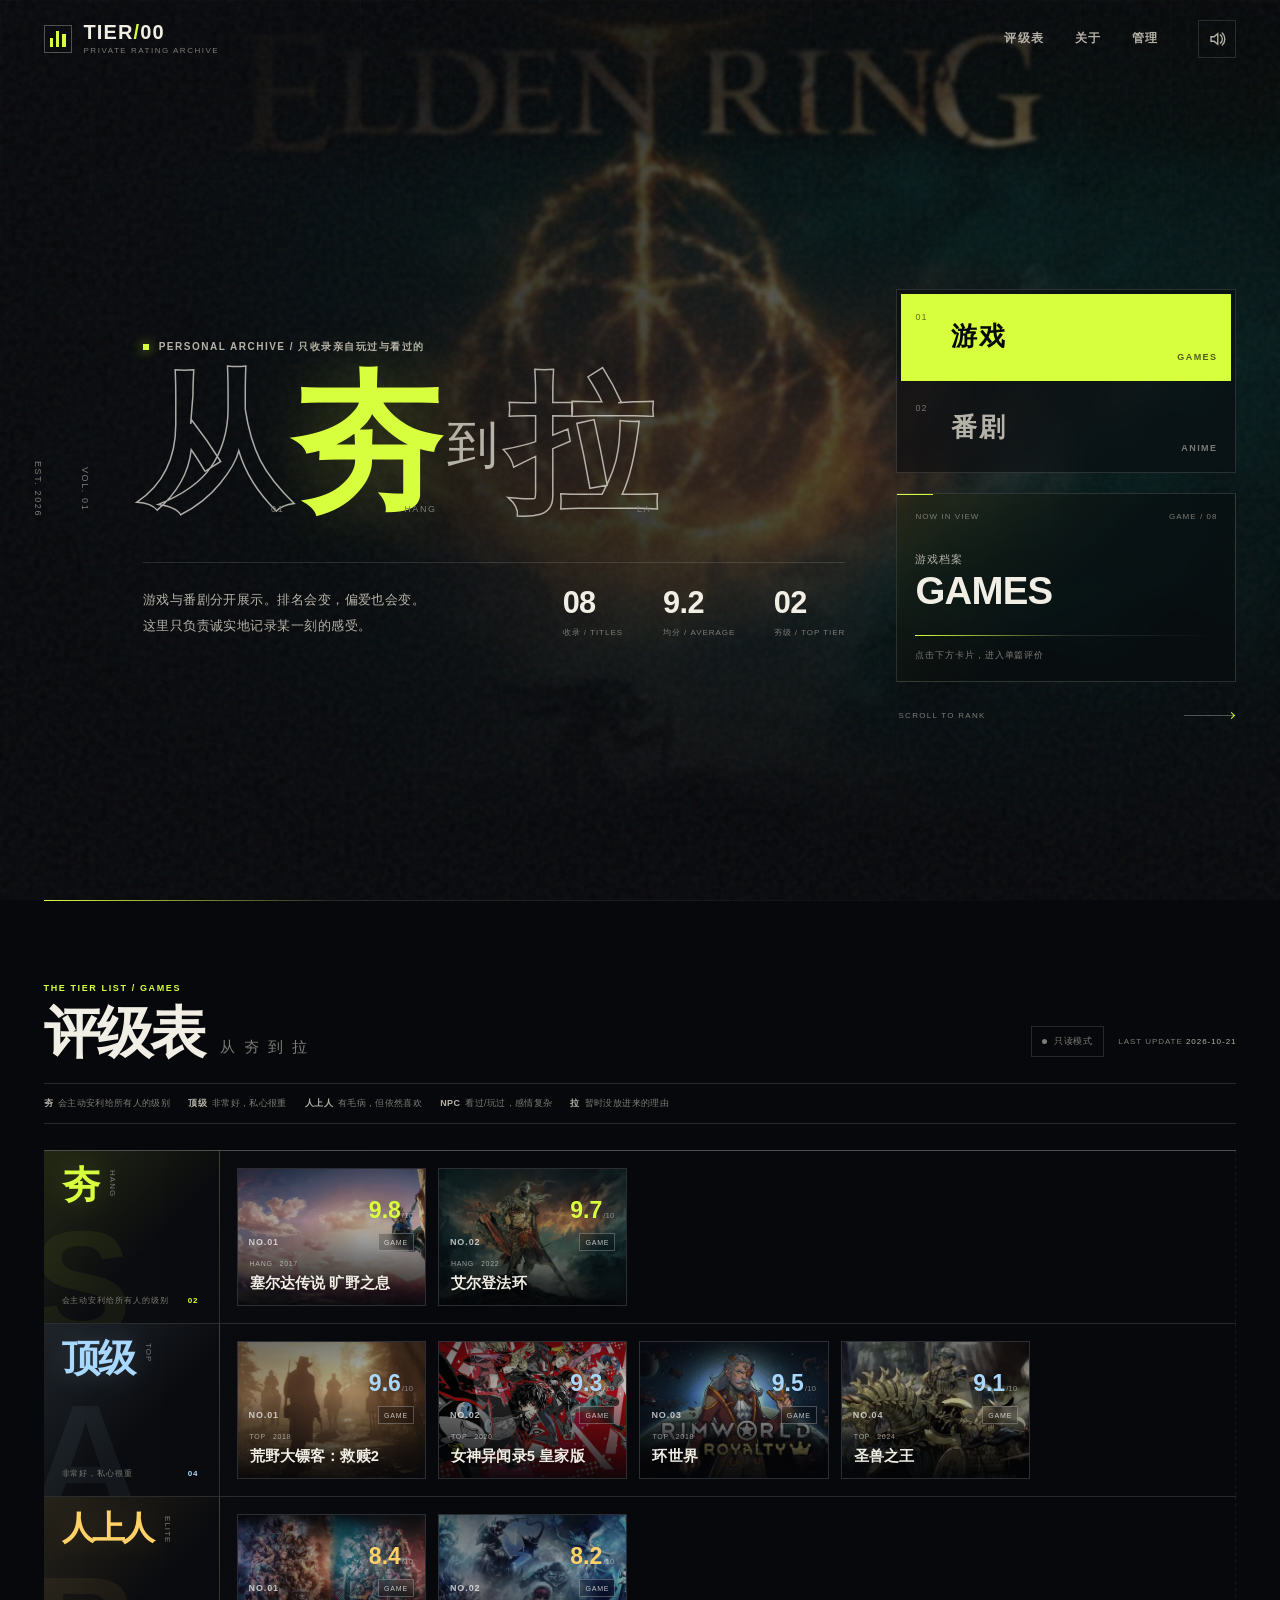
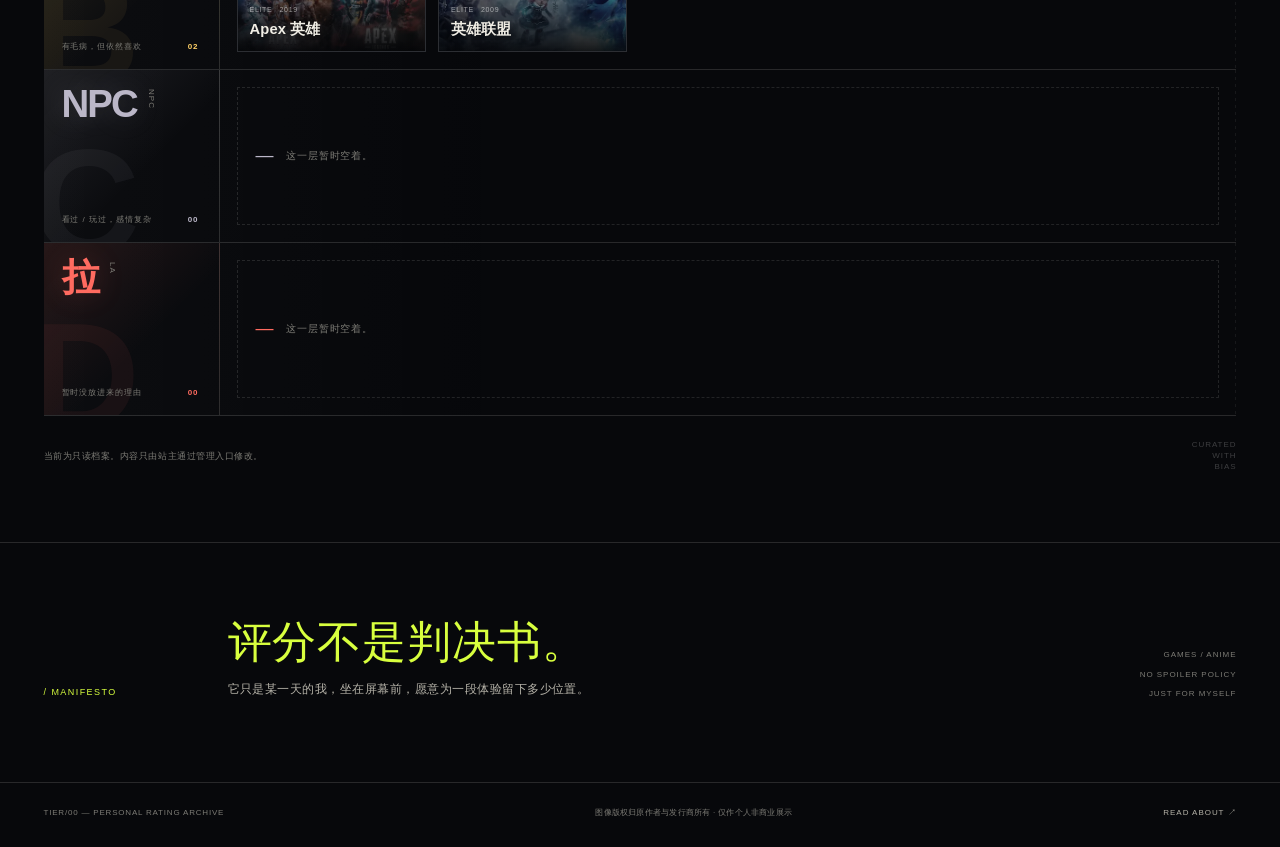
<file: index.html>
<!doctype html>
<html lang="zh-CN">
<head>
  <meta charset="utf-8" />
  <meta name="viewport" content="width=device-width, initial-scale=1, viewport-fit=cover" />
  <meta name="theme-color" content="#08090c" />
  <meta name="robots" content="noindex, nofollow" />
  <meta http-equiv="Content-Security-Policy" content="default-src 'self'; img-src 'self' data: https:; style-src 'self' 'unsafe-inline'; script-src 'self'; connect-src 'self' https://api.github.com; font-src 'self'; base-uri 'self'; form-action 'self'" />
  <meta name="description" content="我的私人游戏与番剧评级档案：从夯到拉。" />
  <title>从夯到拉 · 私人评级档案</title>
  <link rel="icon" href="data:image/svg+xml,%3Csvg xmlns='http://www.w3.org/2000/svg' viewBox='0 0 64 64'%3E%3Crect width='64' height='64' rx='14' fill='%2308090c'/%3E%3Cpath d='M18 18h28v10H28v8h16v10H18z' fill='%23d8ff3e'/%3E%3C/svg%3E" />
  <link rel="stylesheet" href="assets/css/style.css" />
</head>
<body class="is-loading" data-mode="game">
  <div class="site-bg" aria-hidden="true">
    <div class="site-bg__layer site-bg__layer--game" data-bg="game"></div>
    <div class="site-bg__layer site-bg__layer--anime" data-bg="anime"></div>
    <div class="site-bg__scrim"></div>
    <div class="site-bg__grid"></div>
    <div class="site-bg__noise"></div>
  </div>

  <div class="cursor-glow" aria-hidden="true"></div>
  <div class="scroll-progress" aria-hidden="true"><span></span></div>

  <header class="topbar" id="topbar">
    <a class="brand" href="#/" aria-label="返回评级表首页">
      <span class="brand__mark" aria-hidden="true">
        <i></i><i></i><i></i>
      </span>
      <span class="brand__text">
        <strong>TIER<span>/</span>00</strong>
        <small>PRIVATE RATING ARCHIVE</small>
      </span>
    </a>

    <nav class="topnav" aria-label="主导航">
      <a href="#board" data-nav="board">评级表</a>
      <button type="button" data-open="about">关于</button>
      <button type="button" data-open="admin" id="adminNavBtn">管理</button>
    </nav>

    <div class="topbar__tools">
      <span class="owner-badge" id="ownerBadge" hidden>OWNER</span>
      <button class="icon-btn sound-btn" id="soundToggle" type="button" aria-pressed="true" aria-label="关闭音效" title="音效开">
        <svg class="icon-sound-on" viewBox="0 0 24 24" aria-hidden="true"><path d="M4 9v6h4l5 4V5L8 9H4Zm12.5-2.5a7 7 0 0 1 0 11M19 4a11 11 0 0 1 0 16" fill="none" stroke="currentColor" stroke-width="1.8" stroke-linecap="round"/></svg>
        <svg class="icon-sound-off" viewBox="0 0 24 24" aria-hidden="true"><path d="M4 9v6h4l5 4V5L8 9H4Zm12 1 5 5m0-5-5 5" fill="none" stroke="currentColor" stroke-width="1.8" stroke-linecap="round"/></svg>
      </button>
      <button class="menu-btn" id="menuBtn" type="button" aria-expanded="false" aria-controls="mobileMenu" aria-label="打开菜单">
        <span></span><span></span>
      </button>
    </div>
  </header>

  <div class="mobile-menu" id="mobileMenu" aria-hidden="true">
    <a href="#board" data-nav="board">评级表 <em>INDEX</em></a>
    <button type="button" data-open="about">关于本站 <em>ABOUT</em></button>
    <button type="button" data-open="admin">内容管理 <em>OWNER</em></button>
    <div class="mobile-menu__foot">从夯到拉 · 私人档案 · <span id="mobileYear">2026</span></div>
  </div>

  <main id="app">
    <!-- ============ HOME ============ -->
    <div class="view view--home" id="view-home">
      <section class="hero" aria-labelledby="heroTitle">
        <div class="hero__rail" aria-hidden="true">
          <span>VOL. 01</span>
          <i></i>
          <span>EST. 2026</span>
        </div>

        <div class="hero__main">
          <p class="eyebrow reveal" data-reveal>
            <span class="eyebrow__dot"></span>
            PERSONAL ARCHIVE / 只收录亲自玩过与看过的
          </p>

          <h1 class="hero__title" id="heroTitle" aria-label="从夯到拉">
            <span class="hero__char reveal" data-reveal><span>从</span><em>01</em></span>
            <span class="hero__char hero__char--filled reveal" data-reveal><span>夯</span><em>HANG</em></span>
            <span class="hero__char hero__char--small reveal" data-reveal><span>到</span></span>
            <span class="hero__char reveal" data-reveal><span>拉</span><em>LA</em></span>
          </h1>

          <div class="hero__lower">
            <p class="hero__lead reveal" data-reveal>
              游戏与番剧分开展示。排名会变，偏爱也会变。<br />
              这里只负责诚实地记录某一刻的感受。
            </p>

            <div class="hero__stats reveal" data-reveal>
              <div class="stat">
                <span class="stat__num" id="statCount">00</span>
                <span class="stat__label">收录 / TITLES</span>
              </div>
              <div class="stat">
                <span class="stat__num" id="statAvg">0.0</span>
                <span class="stat__label">均分 / AVERAGE</span>
              </div>
              <div class="stat">
                <span class="stat__num" id="statTop">00</span>
                <span class="stat__label">夯级 / TOP TIER</span>
              </div>
            </div>
          </div>
        </div>

        <div class="hero__side">
          <div class="mode-switch" role="group" aria-label="切换游戏或番剧">
            <span class="mode-switch__indicator" aria-hidden="true"></span>
            <button class="mode-switch__btn is-active" type="button" data-mode="game" aria-pressed="true">
              <span class="mode-switch__no">01</span>
              <span class="mode-switch__cn">游戏</span>
              <span class="mode-switch__en">GAMES</span>
            </button>
            <button class="mode-switch__btn" type="button" data-mode="anime" aria-pressed="false">
              <span class="mode-switch__no">02</span>
              <span class="mode-switch__cn">番剧</span>
              <span class="mode-switch__en">ANIME</span>
            </button>
          </div>

          <div class="now-card reveal" data-reveal>
            <div class="now-card__top">
              <span>NOW IN VIEW</span>
              <span id="nowId">GAME / 01</span>
            </div>
            <div class="now-card__body">
              <p id="nowCaption">游戏档案</p>
              <strong id="nowTitle">GAMES</strong>
            </div>
            <div class="now-card__line" aria-hidden="true"></div>
            <p class="now-card__hint">点击下方卡片，进入单篇评价</p>
          </div>

          <a class="scroll-cue" href="#board" aria-label="滚动到评级表">
            <span>SCROLL TO RANK</span>
            <i aria-hidden="true"></i>
          </a>
        </div>
      </section>

      <section class="board-section" id="board" aria-labelledby="boardTitle">
        <div class="section-head">
          <div>
            <p class="section-kicker">THE TIER LIST <span id="boardModeLabel">/ GAMES</span></p>
            <h2 id="boardTitle">评级表 <span class="cn-sub">从 夯 到 拉</span></h2>
          </div>
          <div class="section-head__right">
            <div class="edit-state" id="editState">
              <span class="edit-state__dot"></span>
              <span id="editStateText">只读模式</span>
            </div>
            <button class="btn btn--ghost btn--small" type="button" id="editToggle" hidden>
              <span class="btn__icon">✎</span><span id="editToggleText">调整排名</span>
            </button>
            <p class="board-updated">LAST UPDATE <span id="updatedAt">—</span></p>
          </div>
        </div>

        <div class="tier-legend" aria-label="评级含义">
          <span><b>夯</b> 会主动安利给所有人的级别</span>
          <span><b>顶级</b> 非常好，私心很重</span>
          <span><b>人上人</b> 有毛病，但依然喜欢</span>
          <span><b>NPC</b> 看过/玩过，感情复杂</span>
          <span><b>拉</b> 暂时没放进来的理由</span>
        </div>

        <div class="tier-board" id="tierBoard" aria-live="polite"></div>

        <div class="board-foot">
          <button class="btn btn--add" type="button" id="addEntryBtn" hidden><span>＋</span> 添加一部作品</button>
          <p class="board-foot__note" id="boardHint">当前为只读档案。内容只由站主通过管理入口修改。</p>
          <div class="board-foot__stamp" aria-hidden="true">CURATED<br />WITH<br />BIAS</div>
        </div>
      </section>

      <section class="manifesto">
        <p class="manifesto__no">/ MANIFESTO</p>
        <div class="manifesto__text">
          <p><em>评分不是判决书。</em></p>
          <p>它只是某一天的我，坐在屏幕前，愿意为一段体验留下多少位置。</p>
        </div>
        <div class="manifesto__meta">
          <span>GAMES / ANIME</span>
          <span>NO SPOILER POLICY</span>
          <span>JUST FOR MYSELF</span>
        </div>
      </section>

      <footer class="site-foot">
        <p>TIER/00 — PERSONAL RATING ARCHIVE</p>
        <p>图像版权归原作者与发行商所有 · 仅作个人非商业展示</p>
        <button type="button" class="text-link" data-open="about">READ ABOUT ↗</button>
      </footer>
    </div>

    <!-- ============ DETAIL ============ -->
    <div class="view view--detail" id="view-detail" hidden></div>
  </main>

  <div id="fxRoot" aria-hidden="true"></div>
  <div class="modal-root" id="modalRoot"></div>
  <div class="toast-root" id="toastRoot" role="status" aria-live="polite"></div>

  <script type="module" src="assets/js/app.js"></script>
</body>
</html>
</file>
<file: assets/css/style.css>
/* =========================================================
   TIER/00 — personal rating archive
   ========================================================= */

:root {
  --bg: #07080b;
  --bg-2: #0c0e12;
  --ink: #f1eee5;
  --ink-dim: #b5b2a8;
  --muted: #7c7b75;
  --line: rgba(241, 238, 229, 0.14);
  --line-strong: rgba(241, 238, 229, 0.3);
  --accent: #d8ff3e;
  --accent-rgb: 216, 255, 62;
  --accent-soft: rgba(216, 255, 62, 0.12);
  --danger: #ff5f57;
  --topbar-h: 78px;
  --font-sans: "Microsoft YaHei", "PingFang SC", "Hiragino Sans GB", "Noto Sans SC", "Segoe UI", sans-serif;
  --font-display: "Bahnschrift Condensed", "DIN Condensed", "Arial Narrow", "Microsoft YaHei", sans-serif;
  --font-serif: "Songti SC", "STSong", "Noto Serif SC", "SimSun", serif;
  --ease: cubic-bezier(0.22, 1, 0.36, 1);
  --ease-io: cubic-bezier(0.65, 0, 0.35, 1);
  --radius: 3px;
}

body[data-mode="anime"] {
  --accent: #ff809b;
  --accent-rgb: 255, 128, 155;
  --accent-soft: rgba(255, 128, 155, 0.13);
}

*,
*::before,
*::after { box-sizing: border-box; }

html {
  scroll-behavior: smooth;
  scrollbar-color: rgba(241, 238, 229, 0.25) transparent;
}

body {
  margin: 0;
  min-height: 100vh;
  color: var(--ink);
  background: var(--bg);
  font-family: var(--font-sans);
  font-size: 16px;
  line-height: 1.65;
  -webkit-font-smoothing: antialiased;
  text-rendering: optimizeLegibility;
  overflow-x: hidden;
}

body.is-locked { overflow: hidden; }
body.is-loading { cursor: progress; }

::selection {
  color: #08090b;
  background: var(--accent);
}

::-webkit-scrollbar { width: 9px; height: 9px; }
::-webkit-scrollbar-track { background: transparent; }
::-webkit-scrollbar-thumb {
  border: 2px solid transparent;
  border-radius: 99px;
  background: rgba(241, 238, 229, 0.22) padding-box;
}
::-webkit-scrollbar-thumb:hover { background: rgba(241, 238, 229, 0.38) padding-box; }

button, input, textarea, select { font: inherit; color: inherit; }
button { border: 0; padding: 0; background: none; cursor: pointer; }
a { color: inherit; text-decoration: none; }
img { display: block; max-width: 100%; }
p, h1, h2, h3, h4, blockquote, figure { margin: 0; }
em { font-style: normal; }
[hidden] { display: none !important; }

:focus-visible {
  outline: 1px solid var(--accent);
  outline-offset: 3px;
}
.btn--primary:focus-visible {
  outline-color: var(--ink);
}
.field input:focus-visible,
.field textarea:focus-visible,
.field select:focus-visible {
  outline: 0;
}

/* =========================================================
   backdrop
   ========================================================= */

.site-bg {
  position: fixed;
  inset: 0;
  z-index: -3;
  overflow: hidden;
  background: var(--bg);
}

.site-bg__layer {
  position: absolute;
  inset: -30px;
  opacity: 0;
  background-position: center;
  background-size: cover;
  transform: scale(1.045);
  filter: blur(2px) saturate(0.84) brightness(0.64);
  transition: opacity 1.1s var(--ease), filter 1.1s var(--ease);
  will-change: opacity, transform;
}

.site-bg__layer--game {
  opacity: 1;
  background-image: linear-gradient(135deg, #1e2522, #0a0c0d);
}

.site-bg__layer.is-active { opacity: 1; }
body[data-mode="game"] .site-bg__layer--game,
body[data-mode="anime"] .site-bg__layer--anime { opacity: 1; }
body[data-mode="anime"] .site-bg__layer--game,
body[data-mode="game"] .site-bg__layer--anime { opacity: 0; }

.site-bg__scrim {
  position: absolute;
  inset: 0;
  background:
    radial-gradient(ellipse 65% 70% at 75% 20%, transparent 0%, rgba(7, 8, 11, 0.28) 60%, rgba(7, 8, 11, 0.78) 100%),
    linear-gradient(90deg, rgba(7, 8, 11, 0.91) 0%, rgba(7, 8, 11, 0.56) 40%, rgba(7, 8, 11, 0.2) 100%),
    linear-gradient(0deg, var(--bg) 0%, transparent 30%, transparent 82%, rgba(7, 8, 11, 0.76) 100%);
}

.site-bg__grid {
  position: absolute;
  inset: 0;
  opacity: 0.28;
  background-image:
    linear-gradient(rgba(255, 255, 255, 0.045) 1px, transparent 1px),
    linear-gradient(90deg, rgba(255, 255, 255, 0.045) 1px, transparent 1px);
  background-size: 90px 90px;
  mask-image: linear-gradient(to bottom, black, transparent 72%);
  -webkit-mask-image: linear-gradient(to bottom, black, transparent 72%);
}

.site-bg__noise {
  position: absolute;
  inset: 0;
  opacity: 0.07;
  pointer-events: none;
  background-image: url("data:image/svg+xml,%3Csvg viewBox='0 0 180 180' xmlns='http://www.w3.org/2000/svg'%3E%3Cfilter id='n'%3E%3CfeTurbulence type='fractalNoise' baseFrequency='.82' numOctaves='4' stitchTiles='stitch'/%3E%3C/filter%3E%3Crect width='100%25' height='100%25' filter='url(%23n)' opacity='.8'/%3E%3C/svg%3E");
  animation: grain 8s steps(6) infinite;
}

@keyframes grain {
  0%, 100% { transform: translate(0, 0); }
  20% { transform: translate(-1.5%, 1%); }
  40% { transform: translate(1%, -1.5%); }
  60% { transform: translate(-1%, -0.5%); }
  80% { transform: translate(1.5%, 1%); }
}

.cursor-glow {
  position: fixed;
  z-index: -1;
  width: 540px;
  height: 540px;
  margin: -270px 0 0 -270px;
  border-radius: 50%;
  pointer-events: none;
  opacity: 0;
  background: radial-gradient(circle, rgba(var(--accent-rgb), 0.075), transparent 66%);
  transition: opacity 0.4s ease;
}
body.has-pointer .cursor-glow { opacity: 1; }

.scroll-progress {
  position: fixed;
  inset: 0 0 auto;
  z-index: 300;
  height: 2px;
  pointer-events: none;
}
.scroll-progress span {
  display: block;
  width: 0;
  height: 100%;
  background: var(--accent);
  box-shadow: 0 0 16px rgba(var(--accent-rgb), 0.8);
}

/* =========================================================
   top bar
   ========================================================= */

.topbar {
  position: fixed;
  inset: 0 0 auto;
  z-index: 200;
  height: var(--topbar-h);
  display: flex;
  align-items: center;
  gap: 32px;
  padding: 0 clamp(20px, 3.4vw, 54px);
  border-bottom: 1px solid transparent;
  transition: background 0.4s ease, border-color 0.4s ease, backdrop-filter 0.4s ease;
}
.topbar.is-scrolled {
  border-bottom-color: var(--line);
  background: rgba(7, 8, 11, 0.76);
  backdrop-filter: blur(18px) saturate(1.1);
  -webkit-backdrop-filter: blur(18px) saturate(1.1);
}

.brand {
  display: inline-flex;
  align-items: center;
  gap: 12px;
  flex: 0 0 auto;
}
.brand__mark {
  display: inline-flex;
  align-items: flex-end;
  gap: 3px;
  width: 28px;
  height: 28px;
  padding: 5px;
  border: 1px solid var(--line-strong);
}
.brand__mark i {
  width: 4px;
  background: var(--accent);
  transition: height 0.35s var(--ease), background 0.4s ease;
}
.brand__mark i:nth-child(1) { height: 55%; }
.brand__mark i:nth-child(2) { height: 100%; }
.brand__mark i:nth-child(3) { height: 76%; }
.brand:hover .brand__mark i:nth-child(1) { height: 100%; }
.brand:hover .brand__mark i:nth-child(2) { height: 55%; }
.brand:hover .brand__mark i:nth-child(3) { height: 92%; }

.brand__text { display: flex; flex-direction: column; line-height: 1; }
.brand__text strong {
  font-family: var(--font-display);
  font-size: 20px;
  font-weight: 800;
  letter-spacing: 0.055em;
}
.brand__text strong span { color: var(--accent); }
.brand__text small {
  margin-top: 5px;
  color: var(--muted);
  font-family: var(--font-display);
  font-size: 8px;
  letter-spacing: 0.19em;
}

.topnav {
  display: flex;
  align-items: center;
  gap: 30px;
  margin-left: auto;
}
.topnav a,
.topnav button {
  position: relative;
  color: var(--ink-dim);
  font-size: 12px;
  font-weight: 600;
  letter-spacing: 0.12em;
  transition: color 0.25s ease;
}
.topnav a::after,
.topnav button::after {
  position: absolute;
  right: 0;
  bottom: -7px;
  left: 0;
  height: 1px;
  content: "";
  background: var(--accent);
  transform: scaleX(0);
  transform-origin: right;
  transition: transform 0.35s var(--ease);
}
.topnav a:hover,
.topnav button:hover { color: var(--ink); }
.topnav a:hover::after,
.topnav button:hover::after { transform: scaleX(1); transform-origin: left; }

.topbar__tools {
  display: flex;
  align-items: center;
  gap: 12px;
  margin-left: 8px;
}
.owner-badge {
  padding: 5px 8px 4px;
  color: #08090b;
  background: var(--accent);
  font-family: var(--font-display);
  font-size: 9px;
  font-weight: 800;
  letter-spacing: 0.13em;
}

.icon-btn {
  width: 38px;
  height: 38px;
  display: grid;
  place-items: center;
  border: 1px solid var(--line);
  color: var(--ink-dim);
  transition: border-color 0.25s ease, color 0.25s ease, background 0.25s ease;
}
.icon-btn:hover {
  border-color: var(--line-strong);
  color: var(--ink);
  background: rgba(255, 255, 255, 0.04);
}
.icon-btn svg { width: 18px; height: 18px; }
.sound-btn .icon-sound-off { display: none; }
.sound-btn.is-muted .icon-sound-on { display: none; }
.sound-btn.is-muted .icon-sound-off { display: block; }

.menu-btn {
  display: none;
  width: 40px;
  height: 40px;
  align-content: center;
  justify-items: center;
  gap: 6px;
  border: 1px solid var(--line);
}
.menu-btn span {
  display: block;
  width: 17px;
  height: 1px;
  background: var(--ink);
  transition: transform 0.3s var(--ease);
}
.menu-btn[aria-expanded="true"] span:first-child { transform: translateY(3.5px) rotate(45deg); }
.menu-btn[aria-expanded="true"] span:last-child { transform: translateY(-3.5px) rotate(-45deg); }

.mobile-menu {
  position: fixed;
  inset: var(--topbar-h) 0 auto;
  z-index: 190;
  display: flex;
  flex-direction: column;
  padding: 12px 24px 24px;
  border-bottom: 1px solid var(--line);
  background: rgba(7, 8, 11, 0.97);
  backdrop-filter: blur(20px);
  transform: translateY(-12px);
  opacity: 0;
  visibility: hidden;
  transition: opacity 0.25s ease, transform 0.35s var(--ease), visibility 0.25s;
}
.mobile-menu.is-open { opacity: 1; visibility: visible; transform: translateY(0); }
.mobile-menu a,
.mobile-menu button {
  display: flex;
  align-items: baseline;
  justify-content: space-between;
  padding: 17px 2px;
  border-bottom: 1px solid var(--line);
  text-align: left;
  font-size: 18px;
  font-weight: 700;
}
.mobile-menu em {
  color: var(--muted);
  font-family: var(--font-display);
  font-size: 10px;
  letter-spacing: 0.18em;
}
.mobile-menu__foot {
  padding-top: 22px;
  color: var(--muted);
  font-size: 10px;
  letter-spacing: 0.12em;
}

/* =========================================================
   home hero
   ========================================================= */

.view--home { position: relative; }

.hero {
  position: relative;
  display: grid;
  grid-template-columns: 48px minmax(0, 1fr) minmax(300px, 340px);
  gap: clamp(24px, 4vw, 64px);
  align-items: center;
  width: min(100%, 1720px);
  min-height: 100svh;
  margin: 0 auto;
  padding: calc(var(--topbar-h) + 68px) clamp(20px, 3.4vw, 54px) 68px;
}

.hero__rail {
  align-self: stretch;
  display: flex;
  flex-direction: column;
  align-items: center;
  gap: 16px;
  padding: 12px 0;
  color: var(--muted);
  font-family: var(--font-display);
  font-size: 9px;
  letter-spacing: 0.18em;
  writing-mode: vertical-rl;
}
.hero__rail i { flex: 1; width: 1px; min-height: 60px; background: linear-gradient(var(--accent), var(--line)); opacity: 0.7; }

.hero__main { position: relative; z-index: 1; min-width: 0; }

.eyebrow {
  display: flex;
  align-items: center;
  gap: 10px;
  margin-bottom: clamp(20px, 3vh, 36px);
  color: var(--ink-dim);
  font-family: var(--font-display);
  font-size: 10px;
  font-weight: 600;
  letter-spacing: 0.15em;
  text-transform: uppercase;
}
.eyebrow__dot {
  width: 6px;
  height: 6px;
  background: var(--accent);
  box-shadow: 0 0 12px rgba(var(--accent-rgb), 0.8);
  animation: blink 2.4s ease-in-out infinite;
}
@keyframes blink { 0%, 100% { opacity: 1; } 50% { opacity: 0.3; } }

.hero__title {
  display: flex;
  align-items: flex-end;
  gap: 0.035em;
  margin-left: -0.025em;
  font-family: var(--font-sans);
  font-size: clamp(82px, 11.7vw, 192px);
  font-weight: 900;
  line-height: 0.84;
  letter-spacing: -0.02em;
  white-space: nowrap;
}
.hero__char {
  position: relative;
  display: inline-block;
  color: transparent;
  -webkit-text-stroke: 1.5px rgba(241, 238, 229, 0.7);
  transform: translateY(18px);
  opacity: 0;
}
.is-ready .hero__char {
  animation: charIn 1s var(--ease) forwards;
}
.is-ready .hero__char:nth-child(1) { animation-delay: 0.04s; }
.is-ready .hero__char:nth-child(2) { animation-delay: 0.12s; }
.is-ready .hero__char:nth-child(3) { animation-delay: 0.2s; }
.is-ready .hero__char:nth-child(4) { animation-delay: 0.28s; }
@keyframes charIn {
  to { transform: translateY(0); opacity: 1; }
}
.hero__char > span { display: inline-block; }
.hero__char--filled {
  color: var(--accent);
  -webkit-text-stroke: 0;
  text-shadow: 0 0 60px rgba(var(--accent-rgb), 0.18);
}
.hero__char--small {
  align-self: center;
  margin: 0 0.06em;
  font-family: var(--font-serif);
  font-size: 0.34em;
  font-weight: 400;
  letter-spacing: 0;
  color: var(--ink-dim);
  -webkit-text-stroke: 0;
}
.hero__char em {
  position: absolute;
  right: 0.18em;
  bottom: -0.62em;
  color: var(--muted);
  font-family: var(--font-display);
  font-size: 9px;
  font-style: normal;
  font-weight: 500;
  letter-spacing: 0.18em;
  -webkit-text-stroke: 0;
}
.hero__char--small em { display: none; }

.hero__lower {
  display: flex;
  align-items: flex-end;
  justify-content: space-between;
  gap: 32px;
  margin-top: clamp(44px, 6vh, 74px);
  padding-top: 24px;
  border-top: 1px solid var(--line);
}
.hero__lead {
  max-width: 430px;
  color: var(--ink-dim);
  font-size: 13px;
  line-height: 2;
  letter-spacing: 0.035em;
}
.hero__stats { display: flex; gap: clamp(20px, 3vw, 42px); flex: 0 0 auto; }
.stat { min-width: 62px; }
.stat__num {
  display: block;
  font-family: var(--font-display);
  font-size: clamp(26px, 2.4vw, 38px);
  font-weight: 700;
  line-height: 1;
  letter-spacing: -0.02em;
}
.stat__label {
  display: block;
  margin-top: 7px;
  color: var(--muted);
  font-family: var(--font-display);
  font-size: 8px;
  letter-spacing: 0.12em;
}

.hero__side {
  align-self: center;
  display: flex;
  flex-direction: column;
  gap: 20px;
  padding-top: 40px;
}

.mode-switch {
  position: relative;
  display: grid;
  grid-template-rows: 1fr 1fr;
  min-height: 184px;
  border: 1px solid var(--line);
  background: rgba(8, 9, 12, 0.5);
  backdrop-filter: blur(12px);
}
.mode-switch__indicator {
  position: absolute;
  z-index: 0;
  inset: 4px 4px auto;
  height: calc(50% - 4px);
  background: var(--accent);
  transition: transform 0.55s var(--ease), background 0.5s ease;
}
body[data-mode="anime"] .mode-switch__indicator { transform: translateY(100%); }
.mode-switch__btn {
  position: relative;
  z-index: 1;
  display: grid;
  grid-template-columns: 26px 1fr auto;
  align-items: center;
  gap: 10px;
  padding: 16px 18px;
  text-align: left;
  color: var(--ink-dim);
  transition: color 0.3s ease;
}
.mode-switch__btn.is-active { color: #08090b; }
.mode-switch__no {
  align-self: start;
  margin-top: 4px;
  font-family: var(--font-display);
  font-size: 9px;
  letter-spacing: 0.1em;
  opacity: 0.6;
}
.mode-switch__cn { font-size: 26px; font-weight: 900; letter-spacing: 0.06em; line-height: 1; }
.mode-switch__en {
  align-self: end;
  font-family: var(--font-display);
  font-size: 9px;
  font-weight: 600;
  letter-spacing: 0.16em;
  opacity: 0.65;
}

.now-card {
  position: relative;
  overflow: hidden;
  padding: 16px 18px 18px;
  border: 1px solid var(--line);
  background:
    linear-gradient(135deg, rgba(var(--accent-rgb), 0.065), transparent 52%),
    rgba(8, 9, 12, 0.46);
  backdrop-filter: blur(12px);
}
.now-card::before {
  position: absolute;
  top: 0;
  left: 0;
  width: 36px;
  height: 1px;
  content: "";
  background: var(--accent);
}
.now-card__top {
  display: flex;
  justify-content: space-between;
  gap: 12px;
  color: var(--muted);
  font-family: var(--font-display);
  font-size: 8px;
  letter-spacing: 0.13em;
}
.now-card__body { margin: 27px 0 24px; }
.now-card__body p {
  margin-bottom: 4px;
  color: var(--ink-dim);
  font-size: 11px;
  letter-spacing: 0.08em;
}
.now-card__body strong {
  display: block;
  overflow: hidden;
  font-family: var(--font-display);
  font-size: clamp(28px, 3vw, 42px);
  font-weight: 700;
  line-height: 1;
  letter-spacing: -0.02em;
  text-overflow: ellipsis;
  white-space: nowrap;
}
.now-card__line {
  height: 1px;
  background: linear-gradient(90deg, var(--accent), var(--line), transparent);
  transform-origin: left;
}
.now-card__hint { margin-top: 12px; color: var(--muted); font-size: 9px; letter-spacing: 0.1em; }

.scroll-cue {
  display: flex;
  align-items: center;
  justify-content: space-between;
  gap: 12px;
  padding: 7px 2px;
  color: var(--muted);
  font-family: var(--font-display);
  font-size: 8px;
  letter-spacing: 0.16em;
  transition: color 0.25s ease;
}
.scroll-cue i {
  position: relative;
  width: 50px;
  height: 1px;
  background: var(--line-strong);
}
.scroll-cue i::after {
  position: absolute;
  top: -2px;
  right: 0;
  width: 5px;
  height: 5px;
  content: "";
  border-right: 1px solid var(--accent);
  border-bottom: 1px solid var(--accent);
  transform: rotate(-45deg);
  animation: cue 1.6s ease-in-out infinite;
}
.scroll-cue:hover { color: var(--ink); }
@keyframes cue {
  0%, 100% { transform: translateX(0) rotate(-45deg); opacity: 0.5; }
  50% { transform: translateX(5px) rotate(-45deg); opacity: 1; }
}

/* =========================================================
   board
   ========================================================= */

.board-section {
  position: relative;
  width: min(100%, 1720px);
  margin: 0 auto;
  padding: clamp(60px, 9vh, 110px) clamp(20px, 3.4vw, 54px) 70px;
}
.board-section::before {
  position: absolute;
  top: 0;
  right: clamp(20px, 3.4vw, 54px);
  left: clamp(20px, 3.4vw, 54px);
  height: 1px;
  content: "";
  background: linear-gradient(90deg, var(--accent), var(--line) 24%, transparent 88%);
}

.section-head {
  display: flex;
  align-items: flex-end;
  justify-content: space-between;
  gap: 30px;
  margin-bottom: 22px;
}
.section-kicker {
  margin-bottom: 9px;
  color: var(--accent);
  font-family: var(--font-display);
  font-size: 9px;
  font-weight: 600;
  letter-spacing: 0.18em;
}
.section-head h2 {
  display: flex;
  align-items: baseline;
  gap: 16px;
  font-size: clamp(32px, 4.4vw, 62px);
  font-weight: 900;
  line-height: 1;
  letter-spacing: -0.045em;
}
.cn-sub {
  color: var(--muted);
  font-family: var(--font-serif);
  font-size: 0.26em;
  font-weight: 400;
  letter-spacing: 0.18em;
}
.section-head__right {
  display: flex;
  align-items: center;
  gap: 14px;
  flex-wrap: wrap;
  justify-content: flex-end;
  padding-bottom: 4px;
}
.edit-state {
  display: inline-flex;
  align-items: center;
  gap: 7px;
  padding: 7px 10px;
  border: 1px solid var(--line);
  color: var(--muted);
  font-family: var(--font-display);
  font-size: 9px;
  letter-spacing: 0.1em;
}
.edit-state__dot { width: 5px; height: 5px; border-radius: 50%; background: var(--muted); }
.edit-state.is-editing { color: var(--accent); border-color: rgba(var(--accent-rgb), 0.4); background: var(--accent-soft); }
.edit-state.is-editing .edit-state__dot { background: var(--accent); box-shadow: 0 0 8px var(--accent); animation: blink 1.2s infinite; }
.board-updated {
  color: var(--muted);
  font-family: var(--font-display);
  font-size: 8px;
  letter-spacing: 0.12em;
}
.board-updated span { color: var(--ink-dim); }

.tier-legend {
  display: flex;
  flex-wrap: wrap;
  gap: 7px 18px;
  margin-bottom: 26px;
  padding: 12px 0;
  border-top: 1px solid var(--line);
  border-bottom: 1px solid var(--line);
  color: var(--muted);
  font-size: 9px;
  letter-spacing: 0.04em;
}
.tier-legend span { display: inline-flex; align-items: baseline; gap: 5px; }
.tier-legend b { color: var(--ink-dim); font-weight: 700; }

.tier-board {
  display: flex;
  flex-direction: column;
  border-top: 1px solid var(--line-strong);
}

.tier-row {
  position: relative;
  display: grid;
  grid-template-columns: 176px minmax(0, 1fr);
  min-height: 172px;
  border-bottom: 1px solid var(--line);
  background: linear-gradient(90deg, rgba(255, 255, 255, 0.022), transparent 40%);
  transition: background 0.35s ease;
}
.tier-row::after {
  position: absolute;
  top: 0;
  right: 0;
  bottom: 0;
  width: 1px;
  content: "";
  background: repeating-linear-gradient(to bottom, var(--line) 0 3px, transparent 3px 7px);
  opacity: 0.5;
}
.tier-row[data-tier="hang"] { --tier-color: #d8ff3e; --tier-rgb: 216, 255, 62; }
.tier-row[data-tier="top"] { --tier-color: #a9d8ff; --tier-rgb: 169, 216, 255; }
.tier-row[data-tier="renshangren"] { --tier-color: #ffd166; --tier-rgb: 255, 209, 102; }
.tier-row[data-tier="npc"] { --tier-color: #bbb7c8; --tier-rgb: 187, 183, 200; }
.tier-row[data-tier="la"] { --tier-color: #ff6b60; --tier-rgb: 255, 107, 96; }
.tier-row.is-dragover { background: linear-gradient(90deg, rgba(var(--tier-rgb), 0.1), transparent 55%); }
.tier-row.is-dragover .tier-row__cards { box-shadow: inset 0 0 0 1px rgba(var(--tier-rgb), 0.32); }

.tier-row__label {
  position: relative;
  display: flex;
  flex-direction: column;
  justify-content: space-between;
  padding: 15px 20px 16px 18px;
  border-right: 1px solid var(--line);
  background: linear-gradient(135deg, rgba(var(--tier-rgb), 0.11), transparent 58%);
  overflow: hidden;
}
.tier-row__label::before {
  position: absolute;
  inset: auto auto -0.24em -0.08em;
  content: attr(data-ghost);
  color: rgba(var(--tier-rgb), 0.06);
  font-family: var(--font-display);
  font-size: 150px;
  font-weight: 900;
  line-height: 1;
  pointer-events: none;
}
.tier-row__name {
  position: relative;
  z-index: 1;
  display: flex;
  align-items: flex-start;
  gap: 8px;
}
.tier-row__char {
  color: var(--tier-color);
  font-size: clamp(28px, 3vw, 44px);
  font-weight: 900;
  line-height: 1;
  letter-spacing: -0.05em;
  white-space: nowrap;
  text-shadow: 0 0 30px rgba(var(--tier-rgb), 0.2);
}
.tier-row[data-tier="renshangren"] .tier-row__char {
  font-size: clamp(25px, 2.55vw, 37px);
  letter-spacing: -0.08em;
}
.tier-row__en {
  margin-top: 4px;
  color: var(--muted);
  font-family: var(--font-display);
  font-size: 8px;
  letter-spacing: 0.13em;
  writing-mode: vertical-rl;
}
.tier-row__meta {
  position: relative;
  z-index: 1;
  display: flex;
  align-items: center;
  justify-content: space-between;
  color: var(--muted);
  font-family: var(--font-display);
  font-size: 8px;
  letter-spacing: 0.12em;
}
.tier-row__count { color: var(--tier-color); font-weight: 700; }

.tier-row__cards {
  display: flex;
  flex-wrap: wrap;
  align-items: stretch;
  gap: 12px;
  min-width: 0;
  padding: 17px;
  overflow: visible;
  transition: box-shadow 0.25s ease;
}
.tier-row__cards.is-empty { align-items: center; }
.empty-tier {
  display: flex;
  align-items: center;
  gap: 12px;
  width: 100%;
  min-height: 138px;
  padding: 18px;
  border: 1px dashed rgba(255, 255, 255, 0.11);
  color: var(--muted);
  font-size: 10px;
  letter-spacing: 0.08em;
}
.empty-tier::before {
  content: "—";
  color: var(--tier-color);
  font-family: var(--font-display);
  font-size: 18px;
}

.entry-card {
  position: relative;
  flex: 0 0 clamp(178px, 14.8vw, 228px);
  min-height: 138px;
  overflow: hidden;
  border: 1px solid rgba(255, 255, 255, 0.11);
  background: #12141a;
  text-align: left;
  isolation: isolate;
  transition: transform 0.4s var(--ease), border-color 0.3s ease, box-shadow 0.4s ease;
}
.entry-card__media {
  position: absolute;
  inset: 0;
  z-index: -2;
  overflow: hidden;
  background:
    radial-gradient(circle at 28% 20%, rgba(var(--tier-rgb), 0.24), transparent 56%),
    linear-gradient(140deg, #1c2028, #0d0f14 70%);
  background-position: var(--pos, center);
  background-size: cover;
  filter: saturate(0.82) brightness(0.82);
  transform: scale(1.015);
  transition: transform 0.7s var(--ease), filter 0.5s ease;
}
.entry-card__media::after {
  position: absolute;
  inset: 0;
  display: grid;
  place-items: center;
  content: attr(data-initial);
  color: rgba(var(--tier-rgb), 0.15);
  font-size: 94px;
  font-weight: 900;
  line-height: 1;
  letter-spacing: -0.08em;
  transition: opacity 0.35s ease;
  pointer-events: none;
}
.entry-card__media img {
  position: absolute;
  inset: 0;
  display: block;
  width: 100%;
  height: 100%;
  object-fit: cover;
  object-position: var(--pos, center);
  opacity: 0;
  transition: opacity 0.45s ease;
}
.entry-card__media.is-loaded img { opacity: 1; }
.entry-card__media.is-loaded::after,
.entry-card__media.has-lqip::after { opacity: 0; }
.entry-card__media.has-lqip::after { display: none; }
.entry-card::after {
  position: absolute;
  inset: 0;
  z-index: -1;
  content: "";
  background:
    linear-gradient(180deg, rgba(4, 5, 7, 0.35) 0%, transparent 38%, rgba(4, 5, 7, 0.9) 100%),
    linear-gradient(90deg, rgba(4, 5, 7, 0.22), transparent);
  transition: opacity 0.4s ease;
}
.entry-card__top {
  display: flex;
  align-items: center;
  justify-content: space-between;
  gap: 8px;
  padding: 10px 11px 0;
}
.entry-card__rank {
  font-family: var(--font-display);
  font-size: 9px;
  font-weight: 700;
  letter-spacing: 0.1em;
  color: rgba(255, 255, 255, 0.7);
}
.entry-card__type {
  padding: 3px 5px 2px;
  border: 1px solid rgba(255, 255, 255, 0.26);
  color: rgba(255, 255, 255, 0.72);
  font-family: var(--font-display);
  font-size: 7px;
  letter-spacing: 0.12em;
  background: rgba(0, 0, 0, 0.22);
  backdrop-filter: blur(3px);
}
.entry-card__score {
  position: absolute;
  top: 30px;
  right: 12px;
  display: flex;
  align-items: baseline;
  gap: 1px;
  color: var(--tier-color);
  font-family: var(--font-display);
  font-size: 23px;
  font-weight: 700;
  line-height: 1;
  text-shadow: 0 2px 14px rgba(0, 0, 0, 0.5);
}
.entry-card__score small { color: rgba(255, 255, 255, 0.45); font-size: 8px; font-weight: 500; }
.entry-card__bottom {
  position: absolute;
  right: 12px;
  bottom: 11px;
  left: 12px;
}
.entry-card__meta {
  display: flex;
  gap: 7px;
  margin-bottom: 5px;
  color: rgba(255, 255, 255, 0.55);
  font-family: var(--font-display);
  font-size: 7px;
  letter-spacing: 0.1em;
  text-transform: uppercase;
}
.entry-card__title {
  display: block;
  overflow: hidden;
  font-size: clamp(13px, 1.15vw, 16px);
  font-weight: 800;
  line-height: 1.35;
  letter-spacing: 0.01em;
  text-overflow: ellipsis;
  white-space: nowrap;
  text-shadow: 0 2px 12px rgba(0, 0, 0, 0.7);
}
.entry-card__arrow {
  position: absolute;
  right: 10px;
  bottom: 10px;
  width: 0;
  height: 0;
  opacity: 0;
  border-top: 1px solid var(--tier-color);
  border-right: 1px solid var(--tier-color);
  transition: opacity 0.3s ease;
}
.entry-card:hover,
.entry-card:focus-visible {
  z-index: 2;
  border-color: rgba(var(--tier-rgb), 0.68);
  box-shadow: 0 14px 34px rgba(0, 0, 0, 0.38), 0 0 0 1px rgba(var(--tier-rgb), 0.1);
  transform: translateY(-4px);
}
.entry-card:hover .entry-card__media,
.entry-card:focus-visible .entry-card__media { filter: saturate(1.04) brightness(0.96); transform: scale(1.075); }
.entry-card:hover .entry-card__arrow { opacity: 1; }
.entry-card:active { transform: translateY(-1px) scale(0.995); }

.entry-card__no {
  position: absolute;
  top: 0;
  left: 0;
  width: 3px;
  height: 0;
  background: var(--tier-color);
  transition: height 0.45s var(--ease);
}
.entry-card:hover .entry-card__no { height: 100%; }

body.is-editing .entry-card { cursor: grab; }
body.is-editing .entry-card::before {
  position: absolute;
  inset: 0;
  z-index: 3;
  content: "";
  border: 1px dashed rgba(var(--tier-rgb), 0.52);
  pointer-events: none;
}
body.is-editing .entry-card:hover { cursor: grab; }
body.is-editing .entry-card.is-dragging { opacity: 0.35; transform: scale(0.96); }
body.is-editing .entry-card__arrow { display: none; }

.entry-add {
  flex: 0 0 128px;
  min-height: 138px;
  display: grid;
  place-content: center;
  gap: 4px;
  border: 1px dashed rgba(var(--tier-rgb), 0.3);
  color: rgba(var(--tier-rgb), 0.75);
  font-family: var(--font-display);
  font-size: 9px;
  letter-spacing: 0.1em;
  text-align: center;
  transition: background 0.25s ease, border-color 0.25s ease;
}
.entry-add:hover { background: rgba(var(--tier-rgb), 0.07); border-color: rgba(var(--tier-rgb), 0.65); }
.entry-add strong { font-size: 22px; font-weight: 400; line-height: 1; }

.board-foot {
  display: flex;
  align-items: center;
  gap: 20px;
  margin-top: 24px;
}
.board-foot__note { color: var(--muted); font-size: 9px; letter-spacing: 0.06em; }
.board-foot__stamp {
  margin-left: auto;
  color: rgba(255, 255, 255, 0.22);
  font-family: var(--font-display);
  font-size: 8px;
  line-height: 1.35;
  letter-spacing: 0.12em;
  text-align: right;
}

.btn {
  position: relative;
  display: inline-flex;
  align-items: center;
  justify-content: center;
  gap: 8px;
  min-height: 44px;
  padding: 0 18px;
  border: 1px solid var(--line-strong);
  color: var(--ink);
  font-size: 11px;
  font-weight: 700;
  letter-spacing: 0.06em;
  transition: color 0.25s ease, background 0.25s ease, border-color 0.25s ease, transform 0.2s ease;
}
.btn:hover { border-color: var(--accent); color: var(--accent); }
.btn:active { transform: translateY(1px); }
.btn--small { min-height: 34px; padding: 0 12px; font-size: 10px; }
.btn--ghost { background: rgba(255, 255, 255, 0.025); }
.btn--primary { border-color: var(--accent); color: #08090b; background: var(--accent); }
.btn--primary:hover { color: #08090b; background: #efffb0; border-color: #efffb0; }
.btn--danger { border-color: rgba(255, 95, 87, 0.45); color: #ff8d86; }
.btn--danger:hover { border-color: var(--danger); color: #fff; background: rgba(255, 95, 87, 0.16); }
.btn--add {
  min-height: 38px;
  padding: 0 14px;
  border-style: dashed;
  color: var(--accent);
  font-size: 10px;
}
.btn__icon { font-size: 13px; line-height: 1; }
.btn[disabled] { opacity: 0.4; pointer-events: none; }

/* =========================================================
   manifesto + footer
   ========================================================= */

.manifesto {
  display: grid;
  grid-template-columns: 160px minmax(0, 1fr) 180px;
  gap: 24px;
  align-items: end;
  width: min(100%, 1720px);
  margin: 0 auto;
  padding: 70px clamp(20px, 3.4vw, 54px) 82px;
  border-top: 1px solid var(--line);
}
.manifesto__no {
  color: var(--accent);
  font-family: var(--font-display);
  font-size: 9px;
  letter-spacing: 0.16em;
}
.manifesto__text p:first-child {
  margin-bottom: 8px;
  font-family: var(--font-serif);
  font-size: clamp(24px, 3.4vw, 48px);
  line-height: 1.35;
  letter-spacing: 0.02em;
}
.manifesto__text p:first-child em { color: var(--accent); }
.manifesto__text p:last-child { max-width: 640px; color: var(--ink-dim); font-size: 12px; letter-spacing: 0.04em; }
.manifesto__meta {
  display: flex;
  flex-direction: column;
  gap: 6px;
  align-items: flex-end;
  color: var(--muted);
  font-family: var(--font-display);
  font-size: 8px;
  letter-spacing: 0.12em;
  text-align: right;
}

.site-foot {
  display: flex;
  flex-wrap: wrap;
  align-items: center;
  justify-content: space-between;
  gap: 10px 24px;
  width: min(100%, 1720px);
  margin: 0 auto;
  padding: 23px clamp(20px, 3.4vw, 54px) 28px;
  border-top: 1px solid var(--line);
  color: var(--muted);
  font-family: var(--font-display);
  font-size: 8px;
  letter-spacing: 0.1em;
}
.site-foot p:nth-child(2) { font-family: var(--font-sans); letter-spacing: 0.03em; }
.text-link {
  color: var(--ink-dim);
  font-family: var(--font-display);
  font-size: 8px;
  letter-spacing: 0.12em;
  transition: color 0.25s ease;
}
.text-link:hover { color: var(--accent); }

/* =========================================================
   detail page
   ========================================================= */

.view--detail {
  position: relative;
  min-height: 100svh;
  background: transparent;
}

.detail-bg {
  position: fixed;
  inset: 0;
  z-index: 0;
  overflow: hidden;
  background: var(--bg);
}
.detail-page { position: relative; z-index: 1; }
.detail-bg__img {
  position: absolute;
  inset: -5%;
  background-position: var(--pos, center 30%);
  background-size: cover;
  filter: saturate(0.9) brightness(0.72);
  transform: scale(1.03);
  animation: bgDrift 22s ease-in-out infinite alternate;
}
@keyframes bgDrift {
  from { transform: scale(1.03) translate3d(0, 0, 0); }
  to { transform: scale(1.09) translate3d(-1.2%, -1%, 0); }
}
.detail-bg__scrim {
  position: absolute;
  inset: 0;
  background:
    linear-gradient(90deg, rgba(5, 6, 8, 0.94) 0%, rgba(5, 6, 8, 0.78) 34%, rgba(5, 6, 8, 0.28) 72%, rgba(5, 6, 8, 0.62) 100%),
    linear-gradient(0deg, var(--bg) 0%, rgba(5, 6, 8, 0.12) 42%, rgba(5, 6, 8, 0.36) 100%);
}
.detail-bg__pattern {
  position: absolute;
  inset: 0;
  opacity: 0.2;
  background-image:
    linear-gradient(rgba(255, 255, 255, 0.08) 1px, transparent 1px),
    linear-gradient(90deg, rgba(255, 255, 255, 0.08) 1px, transparent 1px);
  background-size: 72px 72px;
  mask-image: radial-gradient(ellipse at 74% 50%, black, transparent 66%);
  -webkit-mask-image: radial-gradient(ellipse at 74% 50%, black, transparent 66%);
}
.detail-bg__edge {
  position: absolute;
  top: 0;
  right: 34px;
  bottom: 0;
  width: 1px;
  background: linear-gradient(transparent, rgba(var(--entry-rgb, 216, 255, 62), 0.5), transparent);
  opacity: 0.5;
}

.detail-page {
  width: min(100%, 1620px);
  margin: 0 auto;
  padding: calc(var(--topbar-h) + 54px) clamp(20px, 3.4vw, 54px) 60px;
}

.detail-top {
  display: flex;
  align-items: center;
  justify-content: space-between;
  gap: 18px;
  margin-bottom: clamp(42px, 6vh, 80px);
}
.back-link {
  display: inline-flex;
  align-items: center;
  gap: 10px;
  color: var(--ink-dim);
  font-family: var(--font-display);
  font-size: 9px;
  letter-spacing: 0.14em;
  transition: color 0.25s ease;
}
.back-link__arrow {
  position: relative;
  display: inline-block;
  width: 26px;
  height: 1px;
  background: currentColor;
  transition: width 0.3s var(--ease);
}
.back-link__arrow::before {
  position: absolute;
  top: -3px;
  left: 0;
  width: 7px;
  height: 7px;
  content: "";
  border-bottom: 1px solid currentColor;
  border-left: 1px solid currentColor;
  transform: rotate(45deg);
}
.back-link:hover { color: var(--accent); }
.back-link:hover .back-link__arrow { width: 34px; }
.detail-top__meta {
  display: flex;
  align-items: center;
  gap: 14px;
  color: var(--muted);
  font-family: var(--font-display);
  font-size: 8px;
  letter-spacing: 0.13em;
}
.detail-top__meta b { color: var(--entry-color, var(--accent)); font-weight: 600; }

.detail-grid {
  display: grid;
  grid-template-columns: minmax(0, 1fr) minmax(280px, 360px);
  gap: clamp(40px, 7vw, 120px);
  align-items: start;
}

.detail-main { max-width: 840px; }
.detail-kicker {
  display: flex;
  align-items: center;
  gap: 10px;
  margin-bottom: 16px;
  color: var(--entry-color, var(--accent));
  font-family: var(--font-display);
  font-size: 9px;
  font-weight: 600;
  letter-spacing: 0.2em;
}
.detail-kicker::before { width: 28px; height: 1px; content: ""; background: currentColor; }

.detail-title {
  max-width: 900px;
  margin-left: -0.04em;
  font-size: clamp(42px, 7.4vw, 112px);
  font-weight: 900;
  line-height: 0.98;
  letter-spacing: -0.065em;
  text-wrap: balance;
  text-shadow: 0 8px 50px rgba(0, 0, 0, 0.38);
}
.detail-latin {
  margin-top: 14px;
  color: rgba(255, 255, 255, 0.46);
  font-family: var(--font-display);
  font-size: clamp(10px, 1.1vw, 14px);
  font-weight: 600;
  letter-spacing: 0.19em;
  line-height: 1.5;
  text-transform: uppercase;
}
.detail-facts {
  display: flex;
  flex-wrap: wrap;
  gap: 0;
  margin-top: 28px;
  border-top: 1px solid var(--line);
  border-bottom: 1px solid var(--line);
}
.detail-fact {
  min-width: 120px;
  flex: 1 1 120px;
  padding: 13px 18px 13px 0;
  border-right: 1px solid var(--line);
}
.detail-fact + .detail-fact { padding-left: 18px; }
.detail-fact:last-child { border-right: 0; }
.detail-fact dt {
  margin-bottom: 5px;
  color: var(--muted);
  font-family: var(--font-display);
  font-size: 7px;
  letter-spacing: 0.14em;
}
.detail-fact dd { font-size: 11px; font-weight: 600; letter-spacing: 0.03em; }

.detail-quote {
  position: relative;
  margin: clamp(44px, 7vh, 74px) 0 0;
  padding: 6px 0 6px 26px;
  border-left: 2px solid var(--entry-color, var(--accent));
  font-family: var(--font-serif);
  font-size: clamp(20px, 2.6vw, 33px);
  line-height: 1.65;
  letter-spacing: 0.02em;
}
.detail-quote::before {
  position: absolute;
  top: -21px;
  left: 21px;
  content: "“";
  color: var(--entry-color, var(--accent));
  font-family: Georgia, serif;
  font-size: 44px;
  opacity: 0.45;
}

.detail-body {
  max-width: 720px;
  margin-top: clamp(40px, 6vh, 64px);
}
.detail-body__label,
.detail-memory__label {
  display: flex;
  align-items: center;
  gap: 10px;
  margin-bottom: 20px;
  color: var(--muted);
  font-family: var(--font-display);
  font-size: 8px;
  letter-spacing: 0.17em;
}
.detail-body__label::after,
.detail-memory__label::after {
  flex: 1;
  max-width: 100px;
  height: 1px;
  content: "";
  background: var(--line);
}
.detail-body p {
  margin-bottom: 1.18em;
  color: rgba(241, 238, 229, 0.82);
  font-size: clamp(14px, 1.2vw, 16px);
  line-height: 2.05;
  letter-spacing: 0.035em;
}
.detail-body p:last-child { margin-bottom: 0; }

.detail-memory {
  max-width: 720px;
  margin-top: 46px;
  padding: 20px 22px;
  border: 1px solid var(--line);
  background: rgba(255, 255, 255, 0.026);
}
.detail-memory p {
  font-family: var(--font-serif);
  font-size: 15px;
  line-height: 1.9;
  letter-spacing: 0.03em;
}
.detail-memory__label { margin-bottom: 12px; }

.detail-tags {
  display: flex;
  flex-wrap: wrap;
  gap: 7px;
  margin-top: 30px;
}
.tag {
  display: inline-flex;
  align-items: center;
  min-height: 27px;
  padding: 0 9px;
  border: 1px solid var(--line);
  color: var(--ink-dim);
  font-size: 9px;
  letter-spacing: 0.05em;
  transition: border-color 0.25s ease, color 0.25s ease;
}
.tag::before { content: "#"; margin-right: 3px; color: var(--entry-color, var(--accent)); opacity: 0.8; }
.tag:hover { border-color: var(--line-strong); color: var(--ink); }

.detail-aside {
  position: sticky;
  top: calc(var(--topbar-h) + 32px);
  padding-top: 10px;
}
.score-card {
  position: relative;
  overflow: hidden;
  padding: 20px;
  border: 1px solid var(--line-strong);
  background: linear-gradient(145deg, rgba(var(--entry-rgb, 216, 255, 62), 0.13), rgba(8, 9, 12, 0.58) 46%);
  backdrop-filter: blur(16px);
}
.score-card::before,
.score-card::after {
  position: absolute;
  content: "";
  width: 22px;
  height: 22px;
  border-color: var(--entry-color, var(--accent));
  border-style: solid;
  opacity: 0.8;
}
.score-card::before { top: 9px; left: 9px; border-width: 1px 0 0 1px; }
.score-card::after { right: 9px; bottom: 9px; border-width: 0 1px 1px 0; }
.score-card__top {
  display: flex;
  align-items: center;
  justify-content: space-between;
  color: var(--muted);
  font-family: var(--font-display);
  font-size: 8px;
  letter-spacing: 0.13em;
}
.score-card__tier {
  padding: 4px 7px 3px;
  color: #08090b;
  background: var(--entry-color, var(--accent));
  font-family: var(--font-sans);
  font-size: 10px;
  font-weight: 900;
  letter-spacing: 0.08em;
}
.score-card__number {
  display: flex;
  align-items: flex-start;
  margin: 34px 0 2px;
  color: var(--entry-color, var(--accent));
  font-family: var(--font-display);
  font-size: clamp(88px, 9vw, 132px);
  font-weight: 700;
  line-height: 0.72;
  letter-spacing: -0.07em;
  text-shadow: 0 0 50px rgba(var(--entry-rgb, 216, 255, 62), 0.17);
}
.score-card__number small {
  margin: 6px 0 0 10px;
  color: var(--muted);
  font-size: 12px;
  font-weight: 500;
  letter-spacing: 0.05em;
}
.score-card__scale {
  display: flex;
  align-items: center;
  gap: 3px;
  margin-top: 30px;
}
.score-card__scale i {
  display: block;
  height: 3px;
  flex: 1;
  background: rgba(255, 255, 255, 0.12);
}
.score-card__scale i.is-on { background: var(--entry-color, var(--accent)); }
.score-card__note {
  margin-top: 12px;
  color: var(--muted);
  font-size: 9px;
  line-height: 1.7;
  letter-spacing: 0.04em;
}
.score-card__line { margin: 20px 0 14px; height: 1px; background: var(--line); }
.score-card__row {
  display: flex;
  justify-content: space-between;
  gap: 12px;
  padding: 6px 0;
  border-bottom: 1px solid rgba(255, 255, 255, 0.06);
  font-size: 9px;
}
.score-card__row:last-child { border-bottom: 0; }
.score-card__row span:first-child { color: var(--muted); letter-spacing: 0.05em; }
.score-card__row span:last-child { text-align: right; color: var(--ink-dim); }
.score-card__edit { width: 100%; margin-top: 18px; }

.detail-aside__hint {
  display: flex;
  justify-content: space-between;
  gap: 10px;
  margin-top: 14px;
  color: var(--muted);
  font-family: var(--font-display);
  font-size: 7px;
  line-height: 1.6;
  letter-spacing: 0.1em;
}

.detail-nav {
  display: grid;
  grid-template-columns: 1fr 1fr;
  gap: 1px;
  max-width: 1000px;
  margin-top: clamp(60px, 9vh, 100px);
  border-top: 1px solid var(--line);
}
.detail-nav__item {
  position: relative;
  display: flex;
  flex-direction: column;
  gap: 6px;
  min-height: 120px;
  padding: 20px 20px 20px 0;
  text-align: left;
  transition: color 0.25s ease, padding 0.3s var(--ease);
}
.detail-nav__item + .detail-nav__item {
  align-items: flex-end;
  padding: 20px 0 20px 20px;
  border-left: 1px solid var(--line);
  text-align: right;
}
.detail-nav__item span {
  color: var(--muted);
  font-family: var(--font-display);
  font-size: 8px;
  letter-spacing: 0.13em;
}
.detail-nav__item strong {
  max-width: 100%;
  overflow: hidden;
  font-size: clamp(14px, 1.7vw, 21px);
  font-weight: 800;
  letter-spacing: 0.01em;
  text-overflow: ellipsis;
  white-space: nowrap;
  transition: color 0.25s ease;
}
.detail-nav__item:hover { color: var(--accent); }
.detail-nav__item:hover strong { color: var(--accent); }
.detail-nav__item::after {
  position: absolute;
  right: 18px;
  bottom: 18px;
  color: var(--muted);
  content: "↗";
  font-family: var(--font-display);
  font-size: 14px;
  transition: transform 0.25s ease, color 0.25s ease;
}
.detail-nav__item:hover::after { color: var(--accent); transform: translate(2px, -2px); }
.detail-nav__item:first-child::after { content: "↙"; }

.detail-footer {
  display: flex;
  align-items: center;
  justify-content: space-between;
  gap: 18px;
  margin-top: 62px;
  padding-top: 18px;
  border-top: 1px solid var(--line);
  color: var(--muted);
  font-family: var(--font-display);
  font-size: 8px;
  letter-spacing: 0.1em;
}
.detail-footer button { color: var(--ink-dim); }
.detail-footer button:hover { color: var(--accent); }

/* =========================================================
   transition effects
   ========================================================= */

#fxRoot { position: fixed; inset: 0; z-index: 1000; pointer-events: none; }
.fx {
  position: fixed;
  inset: 0;
  overflow: hidden;
  pointer-events: auto;
  background: #050608;
  color: #f1eee5;
}
.fx.is-out { animation: fxOut 0.5s var(--ease) forwards; }
@keyframes fxOut { to { opacity: 0; visibility: hidden; } }

.fx__stage {
  position: absolute;
  inset: 0;
  display: grid;
  place-items: center;
  overflow: hidden;
}
.fx__backdrop {
  position: absolute;
  z-index: 0;
  inset: -6%;
  background-position: center;
  background-size: cover;
  opacity: 0.26;
  filter: blur(4px) saturate(0.86) brightness(0.55);
  transform: scale(1.06);
  animation: fxBackdrop 2.8s var(--ease) both;
}
@keyframes fxBackdrop {
  from { opacity: 0; transform: scale(1.16); }
  to { opacity: 0.26; transform: scale(1.06); }
}
.fx__veil {
  position: absolute;
  z-index: 1;
  inset: 0;
  pointer-events: none;
  background:
    radial-gradient(ellipse at 50% 45%, rgba(4, 5, 8, 0.2) 0%, rgba(4, 5, 8, 0.48) 62%, rgba(4, 5, 8, 0.92) 100%),
    linear-gradient(0deg, rgba(4, 5, 8, 0.8), transparent 46%, rgba(4, 5, 8, 0.42));
}
.fx__grid {
  position: absolute;
  inset: 0;
  opacity: 0.18;
  background-image:
    linear-gradient(rgba(255, 255, 255, 0.11) 1px, transparent 1px),
    linear-gradient(90deg, rgba(255, 255, 255, 0.11) 1px, transparent 1px);
  background-size: 54px 54px;
  mask-image: radial-gradient(circle at center, black, transparent 72%);
  -webkit-mask-image: radial-gradient(circle at center, black, transparent 72%);
}
.fx__label {
  position: absolute;
  left: clamp(20px, 5vw, 70px);
  bottom: clamp(30px, 6vh, 64px);
  z-index: 5;
  display: flex;
  flex-direction: column;
  gap: 5px;
}
.fx__label b {
  font-family: var(--font-display);
  font-size: clamp(22px, 3.4vw, 48px);
  font-weight: 700;
  line-height: 1;
  letter-spacing: 0.02em;
  text-shadow: 0 2px 18px rgba(0, 0, 0, 0.72);
}
.fx__label span {
  color: rgba(255, 255, 255, 0.5);
  font-family: var(--font-display);
  font-size: 9px;
  letter-spacing: 0.2em;
}
.fx__corner {
  position: absolute;
  top: clamp(24px, 5vh, 48px);
  right: clamp(20px, 5vw, 70px);
  color: rgba(255, 255, 255, 0.4);
  font-family: var(--font-display);
  font-size: 8px;
  letter-spacing: 0.16em;
  text-align: right;
}
.fx__corner::before {
  display: block;
  width: 46px;
  height: 1px;
  margin: 0 0 9px auto;
  content: "";
  background: var(--fx-accent, #fff);
  box-shadow: 0 0 10px var(--fx-accent, #fff);
}
.fx__skip {
  position: absolute;
  right: 24px;
  bottom: 22px;
  z-index: 10;
  color: rgba(255, 255, 255, 0.3);
  font-family: var(--font-display);
  font-size: 8px;
  letter-spacing: 0.12em;
  pointer-events: none;
}
.fx__flash {
  position: absolute;
  inset: 0;
  z-index: 9;
  pointer-events: none;
  background: var(--fx-accent, #fff);
  opacity: 0;
}
.fx.is-reveal .fx__flash { animation: fxFlash 0.38s ease-out forwards; }
@keyframes fxFlash {
  0% { opacity: 0; }
  12% { opacity: 0.72; }
  100% { opacity: 0; }
}

/* --- switch boot --- */
.fx--boot { background: #000; }
.fx--boot .fx__stage { place-items: center; }
.boot__controllers {
  position: absolute;
  inset: 0;
  display: flex;
  align-items: center;
  justify-content: center;
  gap: 0;
}
.joycon {
  position: relative;
  width: clamp(42px, 5.2vw, 70px);
  height: clamp(160px, 20vw, 252px);
  opacity: 0;
  box-shadow: 0 0 50px rgba(255, 255, 255, 0.06);
}
.joycon--l {
  border-radius: 23px 0 0 23px;
  background: #ff3c28;
  transform: translateX(-240px);
  animation: joyL 0.78s var(--ease) 0.2s forwards;
}
.joycon--r {
  border-radius: 0 23px 23px 0;
  background: #00c3e3;
  transform: translateX(240px);
  animation: joyR 0.78s var(--ease) 0.2s forwards;
}
@keyframes joyL {
  0% { opacity: 0; transform: translateX(-240px); }
  60% { opacity: 1; transform: translateX(-5px); }
  76% { transform: translateX(-10px); }
  100% { opacity: 1; transform: translateX(0); }
}
@keyframes joyR {
  0% { opacity: 0; transform: translateX(240px); }
  60% { opacity: 1; transform: translateX(5px); }
  76% { transform: translateX(10px); }
  100% { opacity: 1; transform: translateX(0); }
}
.joycon::before {
  position: absolute;
  top: 9%;
  left: 50%;
  width: 22%;
  aspect-ratio: 1;
  content: "";
  border: 2px solid rgba(0, 0, 0, 0.55);
  border-radius: 50%;
  transform: translateX(-50%);
  box-shadow: inset 0 0 0 4px rgba(0, 0, 0, 0.18);
}
.joycon::after {
  position: absolute;
  right: 24%;
  bottom: 13%;
  left: 24%;
  height: 14%;
  content: "";
  border: 1px solid rgba(0, 0, 0, 0.3);
  border-radius: 50%;
  background: rgba(0, 0, 0, 0.15);
}
.joycon--l .joycon__btn {
  position: absolute;
  top: 29%;
  left: 50%;
  width: 14%;
  aspect-ratio: 1;
  border-radius: 50%;
  background: #1b1b1b;
  transform: translateX(-50%);
  box-shadow: 0 -13px 0 #1b1b1b, 0 13px 0 #1b1b1b;
  opacity: 0.82;
}
.joycon--r .joycon__btn {
  position: absolute;
  top: 29%;
  left: 50%;
  width: 14%;
  aspect-ratio: 1;
  border-radius: 50%;
  background: #1b1b1b;
  transform: translateX(-50%);
  box-shadow: -10px -10px 0 #1b1b1b, 10px -10px 0 #1b1b1b, -10px 10px 0 #1b1b1b, 10px 10px 0 #1b1b1b;
  opacity: 0.82;
}
.joycon--l .joycon__btn::after,
.joycon--r .joycon__btn::after {
  position: absolute;
  top: 44%;
  left: 44%;
  width: 10%;
  height: 10%;
  content: "";
  border-radius: 50%;
  background: #ff3c28;
}
.joycon--r .joycon__btn::after { background: #00c3e3; }
.boot__snap {
  position: absolute;
  z-index: 2;
  width: 8px;
  height: 8px;
  border-radius: 50%;
  background: #fff;
  opacity: 0;
  box-shadow: 0 0 26px 10px rgba(255, 255, 255, 0.85);
}
.fx--boot.is-snap .boot__snap { animation: snap 0.34s ease-out; }
@keyframes snap {
  0% { opacity: 0; transform: scale(0.2); }
  35% { opacity: 1; transform: scale(1.6); }
  100% { opacity: 0; transform: scale(5); }
}
.boot__logo {
  position: absolute;
  z-index: 3;
  top: 61%;
  display: flex;
  flex-direction: column;
  align-items: center;
  opacity: 0;
  transform: translateY(12px);
}
.fx--boot.is-snap .boot__logo { animation: logoIn 0.7s var(--ease) 0.35s forwards; }
@keyframes logoIn { to { opacity: 1; transform: translateY(0); } }
.boot__logo strong {
  font-family: var(--font-display);
  font-size: clamp(24px, 4vw, 44px);
  font-weight: 700;
  line-height: 1;
  letter-spacing: 0.24em;
  text-indent: 0.24em;
}
.boot__logo span {
  margin-top: 8px;
  color: rgba(255, 255, 255, 0.45);
  font-family: var(--font-display);
  font-size: 8px;
  letter-spacing: 0.3em;
  text-indent: 0.3em;
}
.boot__line {
  position: absolute;
  z-index: 2;
  top: calc(61% - 15px);
  width: 0;
  height: 1px;
  background: linear-gradient(90deg, transparent, rgba(255, 255, 255, 0.65), transparent);
}
.fx--boot.is-snap .boot__line { animation: lineWide 0.8s var(--ease) 0.32s forwards; }
@keyframes lineWide { to { width: min(42vw, 420px); } }
.boot__sound {
  position: absolute;
  z-index: 3;
  bottom: 13%;
  color: rgba(255, 255, 255, 0.28);
  font-family: var(--font-display);
  font-size: 8px;
  letter-spacing: 0.25em;
  opacity: 0;
}
.fx--boot.is-snap .boot__sound { animation: fadeIn 0.5s ease 1s forwards; }
@keyframes fadeIn { to { opacity: 1; } }

/* --- generic effect base --- */
.fx__big {
  position: relative;
  z-index: 2;
  font-family: var(--font-display);
  font-size: clamp(48px, 11vw, 180px);
  font-weight: 700;
  line-height: 0.8;
  letter-spacing: -0.045em;
  text-align: center;
  text-transform: uppercase;
  text-shadow: 0 5px 40px rgba(0, 0, 0, 0.55);
}
.fx__big small {
  display: block;
  margin-top: 17px;
  color: var(--fx-accent, #fff);
  font-family: var(--font-sans);
  font-size: clamp(9px, 1vw, 12px);
  font-weight: 600;
  letter-spacing: 0.35em;
  text-indent: 0.35em;
}
.fx__ring {
  position: absolute;
  top: 50%;
  left: 50%;
  width: min(64vw, 620px);
  aspect-ratio: 1;
  border: 1px solid var(--fx-accent, #fff);
  border-radius: 50%;
  transform: translate(-50%, -50%) scale(0.2);
  opacity: 0;
}
.fx.is-reveal .fx__ring { animation: ringBurst 1.4s var(--ease) 0.05s forwards; }
@keyframes ringBurst {
  0% { opacity: 0; transform: translate(-50%, -50%) scale(0.16); }
  18% { opacity: 0.85; }
  100% { opacity: 0; transform: translate(-50%, -50%) scale(1.3); }
}

/* lol portal */
.fx--portal { background: radial-gradient(circle at 50% 46%, #0b3346, #06121c 46%, #03070a 78%); }
.fx--portal .fx__hex {
  position: absolute;
  top: 50%;
  left: 50%;
  width: min(42vw, 410px);
  aspect-ratio: 1;
  border: 1px solid rgba(93, 221, 255, 0.8);
  transform: translate(-50%, -50%) rotate(0deg);
  clip-path: polygon(25% 6%, 75% 6%, 100% 50%, 75% 94%, 25% 94%, 0 50%);
  animation: hexSpin 5s linear infinite;
  box-shadow: 0 0 60px rgba(74, 203, 255, 0.24), inset 0 0 50px rgba(74, 203, 255, 0.18);
}
.fx--portal .fx__hex::before {
  position: absolute;
  inset: 12%;
  content: "";
  border: 1px solid rgba(206, 164, 91, 0.65);
  clip-path: inherit;
}
.fx--portal .fx__big { color: #d9f8ff; text-shadow: 0 0 50px rgba(74, 203, 255, 0.62); opacity: 0; animation: titleIn 0.7s var(--ease) 0.2s forwards; }
.fx--portal .fx__big small { color: #5ddcff; }
.fx--portal .fx__spark {
  position: absolute;
  top: 50%;
  left: 50%;
  width: 3px;
  height: 3px;
  border-radius: 50%;
  background: #cdefff;
  box-shadow: 0 0 10px #5ddcff;
  animation: sparkFly 1.2s ease-out forwards;
}
@keyframes hexSpin { to { transform: translate(-50%, -50%) rotate(360deg); } }
@keyframes titleIn { to { opacity: 1; } }
@keyframes sparkFly {
  0% { opacity: 0; transform: translate(-50%, -50%) scale(0); }
  25% { opacity: 1; }
  100% { opacity: 0; transform: translate(calc(-50% + var(--x)), calc(-50% + var(--y))) scale(1); }
}

/* apex */
.fx--scan { background: #160b08; }
.fx--scan .fx__scanlines {
  position: absolute;
  inset: 0;
  background: repeating-linear-gradient(0deg, transparent 0 3px, rgba(255, 102, 45, 0.065) 3px 4px);
  animation: scanMove 6s linear infinite;
}
.fx--scan .fx__scanlines::after {
  position: absolute;
  inset: 0;
  content: "";
  background: linear-gradient(180deg, transparent, rgba(255, 102, 45, 0.12) 50%, transparent);
  animation: sweep 1.5s ease-in-out infinite;
}
@keyframes scanMove { to { background-position: 0 120px; } }
@keyframes sweep { 0%, 100% { transform: translateY(-80%); } 50% { transform: translateY(80%); } }
.fx--scan .fx__big {
  color: #ffb087;
  text-align: left;
  margin-left: 8vw;
  align-self: center;
  opacity: 0;
  animation: apexIn 0.65s var(--ease) 0.1s forwards;
  text-shadow: 0 0 60px rgba(255, 84, 36, 0.45);
}
@keyframes apexIn { from { opacity: 0; transform: translateX(-30px) skewX(-8deg); } to { opacity: 1; transform: none; } }
.fx--scan .fx__ring { border-color: #ff5a2b; border-width: 2px; box-shadow: 0 0 40px rgba(255, 79, 35, 0.3); }
.fx--scan .fx__drop {
  position: absolute;
  top: -20%;
  left: 63%;
  width: 2px;
  height: 38%;
  background: linear-gradient(transparent, #ffb087);
  transform: rotate(17deg);
  animation: drop 0.7s var(--ease) 0.45s forwards;
  opacity: 0;
}
@keyframes drop {
  0% { opacity: 0; transform: translateY(-30px) rotate(17deg); }
  30% { opacity: 1; }
  100% { opacity: 0; transform: translateY(300px) rotate(17deg); }
}

/* rdr2 */
.fx--bounty { background: #140e09; }
.fx--bounty .fx__veil {
  background:
    radial-gradient(ellipse at 50% 48%, rgba(8, 5, 2, 0.25) 0%, rgba(8, 5, 2, 0.55) 60%, rgba(8, 5, 2, 0.94) 100%),
    linear-gradient(0deg, rgba(8, 5, 2, 0.86), transparent 52%, rgba(8, 5, 2, 0.45));
}
.fx--bounty .fx__sepia {
  position: absolute;
  inset: 0;
  background:
    radial-gradient(circle at 50% 46%, rgba(204, 151, 74, 0.28), transparent 46%),
    repeating-linear-gradient(93deg, transparent 0 7px, rgba(255, 232, 193, 0.022) 7px 8px);
}
.fx--bounty .fx__revolver {
  position: absolute;
  top: 50%;
  left: 50%;
  width: min(50vw, 480px);
  aspect-ratio: 1;
  border: 2px solid rgba(222, 173, 100, 0.35);
  border-radius: 50%;
  transform: translate(-50%, -50%) rotate(0);
  animation: cylinder 2.8s cubic-bezier(0.2, 0.8, 0.2, 1) infinite;
}
.fx--bounty .fx__revolver::before,
.fx--bounty .fx__revolver::after {
  position: absolute;
  content: "";
  border-radius: 50%;
  border: 1px solid rgba(222, 173, 100, 0.5);
}
.fx--bounty .fx__revolver::before { inset: 14%; }
.fx--bounty .fx__revolver::after {
  inset: 37%;
  background: radial-gradient(circle, rgba(222, 173, 100, 0.18), transparent 70%);
  border: 0;
}
@keyframes cylinder { to { transform: translate(-50%, -50%) rotate(360deg); } }
.fx--bounty .fx__big {
  color: #e3c18f;
  font-family: var(--font-serif);
  font-size: clamp(40px, 8vw, 112px);
  font-weight: 400;
  letter-spacing: 0.08em;
  opacity: 0;
  animation: deadEye 1.1s ease 0.2s forwards;
}
@keyframes deadEye { 0% { opacity: 0; filter: blur(10px); } 35% { opacity: 1; filter: blur(0); } 100% { opacity: 0.92; filter: blur(0); } }
.fx--bounty .fx__big small { color: #b17c3d; font-family: var(--font-display); }
.fx--bounty .fx__vignette { position: absolute; inset: 0; box-shadow: inset 0 0 180px 50px #030201; }

/* rimworld */
.fx--colony { background: #0b100c; }
.fx--colony .fx__terminal {
  position: absolute;
  inset: 0;
  padding: clamp(22px, 5vw, 64px);
  display: flex;
  flex-direction: column;
  justify-content: center;
  background:
    linear-gradient(rgba(124, 196, 96, 0.035) 1px, transparent 1px) 0 0 / 100% 6px,
    #080d09;
}
.fx--colony .fx__log {
  max-width: 640px;
  font-family: Consolas, "Courier New", monospace;
  font-size: clamp(10px, 1.15vw, 14px);
  line-height: 2;
  color: #91d374;
  text-shadow: 0 0 12px rgba(100, 200, 90, 0.4);
}
.fx--colony .fx__log span { display: block; opacity: 0; animation: logIn 0.35s steps(2) forwards; }
.fx--colony .fx__log span:nth-child(1) { animation-delay: 0.12s; }
.fx--colony .fx__log span:nth-child(2) { animation-delay: 0.35s; }
.fx--colony .fx__log span:nth-child(3) { animation-delay: 0.58s; }
.fx--colony .fx__log span:nth-child(4) { animation-delay: 0.81s; color: #d8ff3e; }
@keyframes logIn { to { opacity: 1; } }
.fx--colony .fx__big {
  position: absolute;
  right: 6vw;
  bottom: 15%;
  font-size: clamp(60px, 12vw, 160px);
  color: transparent;
  -webkit-text-stroke: 1px rgba(145, 211, 116, 0.3);
  opacity: 0;
  animation: titleIn 0.8s ease 0.7s forwards;
}
.fx--colony .fx__colonist {
  position: absolute;
  top: 19%;
  right: 11%;
  width: 50px;
  height: 50px;
  border: 1px solid rgba(216, 255, 62, 0.5);
  border-radius: 50%;
  box-shadow: 0 0 30px rgba(216, 255, 62, 0.15);
}
.fx--colony .fx__colonist::after {
  position: absolute;
  inset: 12px;
  content: "";
  border-radius: 50%;
  border: 1px dashed rgba(216, 255, 62, 0.6);
  animation: hexSpin 8s linear infinite;
}

/* elden ring */
.fx--ring { background: radial-gradient(circle at 50% 50%, #271d0a, #0e0a05 50%, #050403 80%); }
.fx--ring .fx__golden {
  position: absolute;
  top: 50%;
  left: 50%;
  width: min(46vw, 480px);
  aspect-ratio: 1;
  border: clamp(2px, 0.4vw, 6px) solid #e4c16a;
  border-radius: 50%;
  transform: translate(-50%, -50%);
  box-shadow: 0 0 80px rgba(228, 193, 106, 0.5), inset 0 0 70px rgba(228, 193, 106, 0.22);
  opacity: 0;
  animation: goldenRing 1.7s var(--ease) 0.1s forwards;
}
.fx--ring .fx__golden::after {
  position: absolute;
  inset: 8%;
  content: "";
  border: 1px solid rgba(255, 232, 174, 0.5);
  border-radius: 50%;
  transform: rotate(22deg) scaleY(0.63);
}
@keyframes goldenRing {
  0% { opacity: 0; transform: translate(-50%, -50%) scale(0.3) rotate(-60deg); }
  32% { opacity: 1; }
  100% { opacity: 0.9; transform: translate(-50%, -50%) scale(1.08) rotate(0); }
}
.fx--ring .fx__big {
  color: #f3dc9d;
  font-family: var(--font-serif);
  font-size: clamp(34px, 6.5vw, 92px);
  letter-spacing: 0.06em;
  opacity: 0;
  animation: grace 1s ease 0.55s forwards;
  text-shadow: 0 0 50px rgba(228, 193, 106, 0.6);
}
@keyframes grace { to { opacity: 1; } }
.fx--ring .fx__big small { color: #e4c16a; letter-spacing: 0.24em; }
.fx--ring .fx__dust {
  position: absolute;
  width: 2px;
  height: 2px;
  border-radius: 50%;
  background: #f5df9d;
  animation: dust 2s ease-out infinite;
}

/* persona 5 */
.fx--heart { background: #b50d13; }
.fx--heart .fx__veil {
  background:
    radial-gradient(ellipse at 50% 48%, rgba(9, 3, 3, 0.28) 0%, rgba(9, 3, 3, 0.52) 60%, rgba(9, 3, 3, 0.92) 100%),
    linear-gradient(0deg, rgba(9, 3, 3, 0.8), transparent 52%, rgba(9, 3, 3, 0.38));
}
.fx--heart .fx__slash {
  position: absolute;
  top: -20%;
  bottom: -20%;
  width: 34vw;
  background: #0a0505;
  transform: skewX(-19deg) translateX(160%);
  animation: slash 0.78s var(--ease) forwards;
}
.fx--heart .fx__slash--1 { left: -4%; animation-delay: 0.05s; }
.fx--heart .fx__slash--2 { left: 31%; width: 18vw; background: #f2ede4; animation-delay: 0.12s; }
.fx--heart .fx__slash--3 { left: 51%; width: 28vw; background: #0a0505; animation-delay: 0.18s; }
@keyframes slash {
  0% { transform: skewX(-19deg) translateX(160%); }
  62% { transform: skewX(-19deg) translateX(0); }
  100% { transform: skewX(-19deg) translateX(0); }
}
.fx--heart .fx__big {
  z-index: 4;
  color: #0b0505;
  font-size: clamp(44px, 9.5vw, 152px);
  font-style: italic;
  text-shadow: 5px 5px 0 #f2ede4;
  opacity: 0;
  animation: heartIn 0.5s var(--ease) 0.62s forwards;
  transform: rotate(-6deg);
}
@keyframes heartIn {
  0% { opacity: 0; transform: rotate(-6deg) scale(1.35); }
  100% { opacity: 1; transform: rotate(-6deg) scale(1); }
}
.fx--heart .fx__big small { color: #f2ede4; text-shadow: 0 0 12px #000; letter-spacing: 0.22em; }
.fx--heart .fx__dots {
  position: absolute;
  inset: 0;
  z-index: 3;
  opacity: 0.25;
  background-image: radial-gradient(#0b0505 1.3px, transparent 1.3px);
  background-size: 7px 7px;
  mix-blend-mode: multiply;
}

/* clock / rezero */
.fx--clock { background: #07070a; }
.fx--clock .fx__clockface {
  position: absolute;
  top: 50%;
  left: 50%;
  width: min(57vw, 570px);
  aspect-ratio: 1;
  border: 1px solid rgba(255, 255, 255, 0.3);
  border-radius: 50%;
  transform: translate(-50%, -50%);
  box-shadow: 0 0 70px rgba(154, 195, 255, 0.11), inset 0 0 70px rgba(154, 195, 255, 0.08);
  animation: clockSpin 4s linear infinite;
}
.fx--clock .fx__clockface::before {
  position: absolute;
  inset: 7%;
  content: "";
  border-radius: 50%;
  background: repeating-conic-gradient(from 0deg, rgba(255, 255, 255, 0.5) 0 1deg, transparent 1deg 30deg);
  mask-image: radial-gradient(transparent 0 87%, black 87.5% 100%);
  -webkit-mask-image: radial-gradient(transparent 0 87%, black 87.5% 100%);
}
.fx--clock .fx__clockface::after {
  position: absolute;
  top: 50%;
  left: 50%;
  width: 1px;
  height: 32%;
  content: "";
  background: #9ac3ff;
  transform-origin: top;
  animation: hand 1.8s cubic-bezier(0.2, 0.7, 0.3, 1) infinite;
}
@keyframes clockSpin { to { transform: translate(-50%, -50%) rotate(-360deg); } }
@keyframes hand { 0% { transform: rotate(0deg); } 70%, 100% { transform: rotate(-360deg); } }
.fx--clock .fx__big {
  color: #e9edf5;
  font-family: var(--font-serif);
  font-size: clamp(34px, 6.4vw, 92px);
  letter-spacing: 0.08em;
  text-shadow: 0 0 40px rgba(154, 195, 255, 0.4);
  opacity: 0;
  animation: glitchIn 0.7s steps(2) 0.2s forwards;
}
@keyframes glitchIn {
  0% { opacity: 0; transform: translateX(-9px); clip-path: inset(20% 0 68% 0); }
  30% { opacity: 1; transform: translateX(7px); clip-path: inset(62% 0 14% 0); }
  55% { transform: translateX(-3px); clip-path: inset(0 0 0 0); }
  100% { opacity: 1; transform: none; clip-path: inset(0 0 0 0); }
}
.fx--clock .fx__big small { color: #9ac3ff; }
.fx--clock .fx__hash {
  position: absolute;
  right: 8vw;
  bottom: 18%;
  color: rgba(154, 195, 255, 0.3);
  font-family: var(--font-display);
  font-size: 9px;
  letter-spacing: 0.3em;
  writing-mode: vertical-rl;
}

/* magic circle / fate */
.fx--magic { background: radial-gradient(circle at 50% 50%, #0c1b2f, #060a12 58%, #030407 100%); }
.fx--magic .fx__circle {
  position: absolute;
  top: 50%;
  left: 50%;
  width: min(62vw, 650px);
  aspect-ratio: 1;
  border: 1px solid rgba(127, 199, 255, 0.7);
  border-radius: 50%;
  transform: translate(-50%, -50%);
  box-shadow: 0 0 80px rgba(91, 176, 255, 0.18), inset 0 0 50px rgba(91, 176, 255, 0.1);
  animation: circleSpin 9s linear infinite;
}
.fx--magic .fx__circle::before {
  position: absolute;
  inset: 9%;
  content: "";
  border: 1px dashed rgba(127, 199, 255, 0.58);
  border-radius: 50%;
}
.fx--magic .fx__circle::after {
  position: absolute;
  inset: 22%;
  content: "";
  border: 1px solid rgba(219, 190, 132, 0.55);
  transform: rotate(45deg);
}
@keyframes circleSpin { to { transform: translate(-50%, -50%) rotate(360deg); } }
.fx--magic .fx__sword {
  position: absolute;
  top: 50%;
  left: -20%;
  width: 140%;
  height: 2px;
  background: linear-gradient(90deg, transparent, #e7f4ff 38%, #fff 50%, #e7f4ff 62%, transparent);
  box-shadow: 0 0 28px 3px rgba(161, 214, 255, 0.65);
  transform: rotate(-32deg) translateY(-50%);
  animation: swordDash 0.6s var(--ease) 0.25s both;
}
@keyframes swordDash {
  0% { opacity: 0; transform: rotate(-32deg) translate(-65%, -50%) scaleX(0.2); }
  45% { opacity: 1; }
  100% { opacity: 0; transform: rotate(-32deg) translate(30%, -50%) scaleX(1); }
}
.fx--magic .fx__big {
  color: #eef7ff;
  font-family: var(--font-serif);
  font-size: clamp(34px, 7vw, 106px);
  letter-spacing: 0.05em;
  text-shadow: 0 0 50px rgba(127, 199, 255, 0.55);
  opacity: 0;
  animation: titleIn 0.7s ease 0.38s forwards;
}
.fx--magic .fx__big small { color: #9fd4ff; }

/* crt / steins gate */
.fx--crt { background: #04100b; }
.fx--crt .fx__crt {
  position: absolute;
  inset: 0;
  background: repeating-linear-gradient(0deg, rgba(126, 255, 177, 0.05) 0 1px, transparent 1px 4px);
}
.fx--crt .fx__crt::after {
  position: absolute;
  inset: 0;
  content: "";
  background: radial-gradient(circle at center, transparent 35%, rgba(0, 0, 0, 0.65) 100%);
}
.fx--crt .fx__big {
  z-index: 3;
  color: #a2ffbf;
  font-family: Consolas, "Courier New", monospace;
  font-size: clamp(42px, 8.8vw, 128px);
  letter-spacing: 0.06em;
  text-shadow: 0 0 24px rgba(110, 255, 157, 0.68);
  animation: crtFlicker 0.45s steps(2) 0.1s, titleIn 0.6s ease 0.4s both;
}
.fx--crt .fx__big small { color: #6dffa0; font-family: Consolas, monospace; letter-spacing: 0.18em; }
.fx--crt .fx__divergence {
  position: absolute;
  top: 10%;
  right: 7vw;
  z-index: 4;
  color: #8dffb1;
  font-family: Consolas, monospace;
  font-size: clamp(9px, 1vw, 12px);
  letter-spacing: 0.08em;
  text-align: right;
  line-height: 1.8;
}
.fx--crt .fx__divergence b { display: block; margin-top: 4px; font-size: 3.6em; font-weight: 400; letter-spacing: 0.02em; }
@keyframes crtFlicker { 0%, 100% { opacity: 1; } 30% { opacity: 0.2; } 60% { opacity: 0.8; } }

/* petals / frieren */
.fx--petals { background: linear-gradient(135deg, #0b1b1d, #132a2c 45%, #081112); }
.fx--petals .fx__veil {
  background:
    radial-gradient(ellipse at 50% 48%, rgba(3, 15, 13, 0.2) 0%, rgba(3, 15, 13, 0.48) 62%, rgba(3, 15, 13, 0.92) 100%),
    linear-gradient(0deg, rgba(3, 15, 13, 0.78), transparent 50%, rgba(3, 15, 13, 0.32));
}
.fx--petals .fx__big {
  color: #dbf7ee;
  font-family: var(--font-serif);
  font-size: clamp(38px, 7.5vw, 112px);
  letter-spacing: 0.1em;
  text-shadow: 0 0 50px rgba(143, 227, 192, 0.35);
  opacity: 0;
  animation: petalsTitle 1s var(--ease) 0.2s forwards;
}
@keyframes petalsTitle { from { opacity: 0; transform: translateY(18px); letter-spacing: 0.22em; } to { opacity: 1; transform: none; letter-spacing: 0.1em; } }
.fx--petals .fx__big small { color: #8fe3c0; }
.fx--petals .petal {
  position: absolute;
  width: 9px;
  height: 14px;
  border-radius: 80% 0 80% 0;
  background: linear-gradient(135deg, #e6fff6, #8fe3c0);
  opacity: 0;
  filter: blur(0.2px);
  animation: petalFall var(--dur, 4s) linear var(--delay, 0s) infinite;
}
@keyframes petalFall {
  0% { opacity: 0; transform: translate3d(0, -12vh, 0) rotate(0deg); }
  15% { opacity: 0.75; }
  85% { opacity: 0.55; }
  100% { opacity: 0; transform: translate3d(var(--drift, 40px), 112vh, 0) rotate(420deg); }
}
.fx--petals .fx__halo {
  position: absolute;
  top: 50%;
  left: 50%;
  width: min(60vw, 600px);
  aspect-ratio: 1;
  border-radius: 50%;
  border: 1px solid rgba(143, 227, 192, 0.24);
  transform: translate(-50%, -50%);
  box-shadow: 0 0 90px rgba(143, 227, 192, 0.12);
  animation: ringBurst 1.6s var(--ease) forwards;
}

/* brand / berserk */
.fx--brand { background: radial-gradient(circle at 50% 44%, #3a0806, #100302 48%, #050101 80%); }
.fx--brand .fx__eclipse {
  position: absolute;
  top: 50%;
  left: 50%;
  width: min(64vw, 640px);
  aspect-ratio: 1;
  border-radius: 50%;
  background: #050101;
  box-shadow: 0 0 0 1px rgba(255, 97, 66, 0.45), 0 0 130px 14px rgba(255, 61, 30, 0.3);
  transform: translate(-50%, -50%);
  animation: eclipseIn 1.2s var(--ease) forwards;
}
@keyframes eclipseIn { from { transform: translate(-50%, -50%) scale(0.4); opacity: 0; } to { transform: translate(-50%, -50%) scale(1); opacity: 1; } }
.fx--brand .fx__sigil {
  position: absolute;
  top: 43%;
  left: 50%;
  z-index: 3;
  width: clamp(100px, 14vw, 170px);
  color: #ff4a2b;
  filter: drop-shadow(0 0 18px rgba(255, 46, 20, 0.8));
  transform: translate(-50%, -50%);
  animation: brandPulse 0.8s ease-in-out infinite alternate;
}
@keyframes brandPulse { from { opacity: 0.7; transform: translate(-50%, -50%) scale(0.97); } to { opacity: 1; transform: translate(-50%, -50%) scale(1.04); } }
.fx--brand .fx__big {
  z-index: 4;
  margin-top: 40vh;
  color: #ffd8cf;
  font-family: var(--font-serif);
  font-size: clamp(24px, 4vw, 50px);
  letter-spacing: 0.28em;
  opacity: 0;
  animation: titleIn 0.7s ease 0.6s forwards;
}
.fx--brand .fx__big small { color: #ff5a3c; }
.fx--brand .fx__blood {
  position: absolute;
  top: 10%;
  left: 50%;
  width: 1px;
  height: 80%;
  background: linear-gradient(transparent, rgba(255, 55, 27, 0.5), transparent);
  transform: rotate(22deg);
  opacity: 0.5;
}

/* k-on */
.fx--strings { background: linear-gradient(135deg, #f2dfc7, #e9beb0 46%, #d6929a); color: #2d1b1c; }
.fx--strings .fx__stagebg {
  position: absolute;
  inset: 0;
  background:
    radial-gradient(circle at 72% 28%, rgba(255, 255, 255, 0.65), transparent 35%),
    repeating-linear-gradient(118deg, transparent 0 44px, rgba(92, 46, 51, 0.055) 44px 45px);
}
.fx--strings .fx__big {
  color: #2d1b1c;
  font-family: var(--font-serif);
  font-size: clamp(38px, 7.5vw, 110px);
  font-weight: 700;
  letter-spacing: 0.05em;
  text-shadow: 4px 4px 0 rgba(255, 248, 236, 0.8);
  opacity: 0;
  animation: stringIn 0.75s var(--ease) 0.18s forwards;
}
@keyframes stringIn { from { opacity: 0; transform: translateY(20px) rotate(-2deg); } to { opacity: 1; transform: translateY(0) rotate(-2deg); } }
.fx--strings .fx__big small { color: #7b4449; }
.fx--strings .fx__label,
.fx--strings .fx__corner { color: #fffaf2; text-shadow: 0 1px 14px rgba(45, 27, 28, 0.65); }
.fx--strings .fx__label span { color: rgba(255, 250, 242, 0.75); }
.fx--strings .fx__string {
  position: absolute;
  top: 19%;
  right: 11%;
  left: 11%;
  height: 1px;
  background: rgba(45, 27, 28, 0.35);
  transform-origin: left;
  animation: stringVibe 0.08s linear 6 alternate;
}
.fx--strings .fx__string:nth-child(2) { top: 27%; animation-delay: 0.05s; }
.fx--strings .fx__string:nth-child(3) { top: 35%; animation-delay: 0.1s; }
.fx--strings .fx__string:nth-child(4) { top: 43%; animation-delay: 0.15s; }
@keyframes stringVibe { from { transform: scaleY(1); } to { transform: scaleY(1) skewX(3deg); } }
.fx--strings .fx__note {
  position: absolute;
  color: rgba(45, 27, 28, 0.55);
  font-family: var(--font-serif);
  font-size: clamp(24px, 4vw, 54px);
  animation: noteFloat 2.4s ease-in-out infinite;
}
@keyframes noteFloat { 0%, 100% { transform: translateY(0) rotate(-8deg); } 50% { transform: translateY(-14px) rotate(4deg); } }

/* brass / hibike */
.fx--brass { background: linear-gradient(140deg, #261a08, #6b4a13 48%, #1b1206); }
.fx--brass .fx__veil {
  background:
    radial-gradient(ellipse at 50% 48%, rgba(12, 8, 2, 0.14) 0%, rgba(12, 8, 2, 0.45) 62%, rgba(12, 8, 2, 0.9) 100%),
    linear-gradient(0deg, rgba(12, 8, 2, 0.68), transparent 54%, rgba(12, 8, 2, 0.34));
}
.fx--brass .fx__sun {
  position: absolute;
  top: 50%;
  left: 50%;
  width: min(55vw, 560px);
  aspect-ratio: 1;
  border-radius: 50%;
  background: radial-gradient(circle, rgba(255, 229, 153, 0.38), rgba(255, 199, 83, 0.08) 48%, transparent 68%);
  transform: translate(-50%, -50%);
  animation: ringBurst 1.8s var(--ease) forwards;
}
.fx--brass .fx__rays {
  position: absolute;
  top: 50%;
  left: 50%;
  width: 120vmax;
  aspect-ratio: 1;
  background: repeating-conic-gradient(from 0deg, transparent 0 8deg, rgba(255, 219, 141, 0.1) 8deg 9deg);
  transform: translate(-50%, -50%);
  animation: raysSpin 14s linear infinite;
  mask-image: radial-gradient(circle, black 0 24%, transparent 64%);
  -webkit-mask-image: radial-gradient(circle, black 0 24%, transparent 64%);
}
@keyframes raysSpin { to { transform: translate(-50%, -50%) rotate(360deg); } }
.fx--brass .fx__big {
  color: #ffedc2;
  font-family: var(--font-serif);
  font-size: clamp(36px, 6.3vw, 90px);
  letter-spacing: 0.09em;
  text-shadow: 0 0 44px rgba(255, 202, 89, 0.4);
  opacity: 0;
  animation: titleIn 0.8s ease 0.28s forwards;
}
.fx--brass .fx__big small { color: #f3c766; letter-spacing: 0.2em; }
.fx--brass .fx__staff {
  position: absolute;
  right: 8vw;
  bottom: 13%;
  color: rgba(255, 232, 177, 0.35);
  font-family: var(--font-serif);
  font-size: clamp(20px, 3vw, 38px);
  letter-spacing: 0.5em;
}

/* wings / aot */
.fx--wings { background: linear-gradient(160deg, #0b1511, #13221c 50%, #050907); }
.fx--wings .fx__veil {
  background:
    radial-gradient(ellipse at 50% 48%, rgba(2, 7, 5, 0.3) 0%, rgba(2, 7, 5, 0.55) 58%, rgba(2, 7, 5, 0.94) 100%),
    linear-gradient(0deg, rgba(2, 7, 5, 0.82), transparent 48%, rgba(2, 7, 5, 0.48));
}
.fx--wings .fx__smoke {
  position: absolute;
  inset: 0;
  background:
    radial-gradient(ellipse at 30% 70%, rgba(122, 157, 123, 0.18), transparent 43%),
    radial-gradient(ellipse at 72% 25%, rgba(122, 157, 123, 0.11), transparent 38%);
  animation: smokeShift 4s ease-in-out infinite alternate;
}
@keyframes smokeShift { to { transform: scale(1.18) translate3d(2%, -2%, 0); } }
.fx--wings .fx__wings {
  position: relative;
  z-index: 2;
  width: min(62vw, 620px);
  aspect-ratio: 2.2;
  filter: drop-shadow(0 0 30px rgba(235, 244, 229, 0.18));
}
.fx--wings .fx__wings span {
  position: absolute;
  top: 0;
  width: 50%;
  height: 100%;
  background: #e9eee4;
  clip-path: polygon(100% 46%, 81% 30%, 70% 4%, 53% 20%, 43% 45%, 31% 18%, 20% 28%, 11% 53%, 0 64%, 24% 67%, 14% 87%, 46% 78%, 65% 91%, 72% 72%, 100% 65%);
  animation: wingIn 0.8s var(--ease) 0.2s both;
}
.fx--wings .fx__wings span:first-child { left: 0; }
.fx--wings .fx__wings span:last-child { right: 0; transform: scaleX(-1); animation-delay: 0.3s; }
@keyframes wingIn { from { opacity: 0; transform: translateY(14px) scale(0.9); } to { opacity: 1; transform: translateY(0) scale(1); } }
.fx--wings .fx__wings span:last-child { animation-name: wingInR; }
@keyframes wingInR { from { opacity: 0; transform: scaleX(-1) translateY(14px) scale(0.9); } to { opacity: 1; transform: scaleX(-1) translateY(0) scale(1); } }
.fx--wings .fx__big {
  position: absolute;
  top: 66%;
  left: 50%;
  color: #e9eee4;
  font-family: var(--font-serif);
  font-size: clamp(30px, 4.8vw, 68px);
  letter-spacing: 0.16em;
  text-align: center;
  transform: translateX(-50%);
  opacity: 0;
  animation: titleIn 0.8s ease 0.7s forwards;
}
.fx--wings .fx__big small { color: #9fb7a0; letter-spacing: 0.28em; }
.fx--wings .fx__bolt {
  position: absolute;
  top: 12%;
  left: 18%;
  width: 1px;
  height: 76%;
  background: linear-gradient(transparent, rgba(178, 255, 192, 0.65), transparent);
  transform: rotate(35deg);
  animation: bolt 1.4s ease-in-out infinite;
  opacity: 0.55;
}
@keyframes bolt { 0%, 100% { opacity: 0.18; } 50% { opacity: 0.72; } }

/* glitch / bocchi */
.fx--glitch { background: #0b0a10; }
.fx--glitch .fx__big {
  color: #ffe8f0;
  font-family: var(--font-display);
  font-size: clamp(40px, 9vw, 142px);
  font-style: italic;
  letter-spacing: -0.04em;
  text-shadow: -5px 0 #ff3f8d, 5px 0 #39d9ff;
  animation: glitchText 0.8s steps(2) infinite;
}
@keyframes glitchText {
  0%, 100% { transform: translate(0); clip-path: inset(0 0 0 0); }
  22% { transform: translate(-3px, 1px); clip-path: inset(12% 0 62% 0); }
  44% { transform: translate(3px, -2px); clip-path: inset(58% 0 18% 0); }
  66% { transform: translate(-1px, 0); clip-path: inset(0 0 0 0); }
}
.fx--glitch .fx__big small { color: #ff78ad; letter-spacing: 0.25em; }
.fx--glitch .fx__bars {
  position: absolute;
  inset: 0;
  opacity: 0.22;
  background: repeating-linear-gradient(0deg, transparent 0 5px, rgba(255, 255, 255, 0.12) 5px 6px);
}
.fx--glitch .fx__cable {
  position: absolute;
  right: 12%;
  bottom: 14%;
  width: 1px;
  height: 42%;
  background: linear-gradient(transparent, #ff3f8d, transparent);
  transform: rotate(23deg);
  box-shadow: 0 0 14px #ff3f8d;
  animation: bolt 1.2s ease-in-out infinite;
}

/* =========================================================
   modals
   ========================================================= */

.modal-root { position: relative; z-index: 1200; }
.modal {
  position: fixed;
  inset: 0;
  display: grid;
  place-items: center;
  padding: 22px;
  background: rgba(3, 4, 6, 0.7);
  backdrop-filter: blur(10px);
  -webkit-backdrop-filter: blur(10px);
  animation: modalFade 0.25s ease both;
}
@keyframes modalFade { from { opacity: 0; } }
.modal__panel {
  position: relative;
  display: flex;
  flex-direction: column;
  width: min(100%, 720px);
  max-height: min(88svh, 900px);
  border: 1px solid var(--line-strong);
  background:
    linear-gradient(145deg, rgba(var(--accent-rgb), 0.055), transparent 30%),
    #0b0d11;
  box-shadow: 0 28px 90px rgba(0, 0, 0, 0.55);
  animation: modalIn 0.4s var(--ease) both;
}
@keyframes modalIn { from { opacity: 0; transform: translateY(16px) scale(0.985); } }
.modal__panel--wide { width: min(100%, 940px); }
.modal__head {
  display: flex;
  align-items: flex-start;
  justify-content: space-between;
  gap: 20px;
  padding: 24px 26px 18px;
  border-bottom: 1px solid var(--line);
}
.modal__kicker {
  margin-bottom: 7px;
  color: var(--accent);
  font-family: var(--font-display);
  font-size: 8px;
  letter-spacing: 0.18em;
}
.modal__title { font-size: clamp(22px, 3vw, 34px); font-weight: 900; line-height: 1.1; letter-spacing: -0.035em; }
.modal__close {
  flex: 0 0 auto;
  width: 34px;
  height: 34px;
  border: 1px solid var(--line);
  color: var(--ink-dim);
  font-size: 18px;
  line-height: 1;
  transition: border-color 0.2s ease, color 0.2s ease;
}
.modal__close:hover { border-color: var(--line-strong); color: var(--ink); }
.modal__body {
  overflow-y: auto;
  padding: 24px 26px 26px;
  overscroll-behavior: contain;
}
.modal__foot {
  display: flex;
  align-items: center;
  justify-content: flex-end;
  flex-wrap: wrap;
  gap: 10px;
  padding: 16px 26px;
  border-top: 1px solid var(--line);
}
.modal__foot .is-left { margin-right: auto; }
.modal__note {
  padding: 12px 14px;
  border-left: 2px solid var(--accent);
  background: var(--accent-soft);
  color: var(--ink-dim);
  font-size: 10px;
  line-height: 1.8;
}
.modal__note + .modal__note { margin-top: 10px; }

.about-grid {
  display: grid;
  grid-template-columns: 1fr 1fr;
  gap: 28px;
}
.about-block h3 {
  margin-bottom: 8px;
  color: var(--accent);
  font-family: var(--font-display);
  font-size: 9px;
  letter-spacing: 0.14em;
}
.about-block p { color: var(--ink-dim); font-size: 12px; line-height: 1.9; }
.about-block p + p { margin-top: 10px; }
.about-list { margin: 0; padding: 0; list-style: none; }
.about-list li {
  display: flex;
  justify-content: space-between;
  gap: 16px;
  padding: 7px 0;
  border-bottom: 1px solid var(--line);
  color: var(--ink-dim);
  font-size: 10px;
}
.about-list li span:last-child { color: var(--muted); text-align: right; }

.field-grid { display: grid; grid-template-columns: 1fr 1fr; gap: 14px; }
.field { display: flex; flex-direction: column; gap: 6px; min-width: 0; }
.field--full { grid-column: 1 / -1; }
.field label {
  color: var(--muted);
  font-family: var(--font-display);
  font-size: 8px;
  letter-spacing: 0.11em;
}
.field label b { color: var(--accent); font-weight: 400; }
.field input,
.field textarea,
.field select {
  width: 100%;
  min-height: 40px;
  padding: 9px 11px;
  border: 1px solid var(--line);
  border-radius: 0;
  color: var(--ink);
  background: rgba(255, 255, 255, 0.035);
  font-size: 12px;
  line-height: 1.6;
  outline: 0;
  transition: border-color 0.2s ease, background 0.2s ease;
}
.field textarea { min-height: 110px; resize: vertical; }
.field input:focus,
.field textarea:focus,
.field select:focus { border-color: var(--accent); background: rgba(255, 255, 255, 0.055); }
.field input::placeholder,
.field textarea::placeholder { color: rgba(255, 255, 255, 0.22); }
.field select { appearance: none; background-image: linear-gradient(45deg, transparent 50%, var(--ink-dim) 50%), linear-gradient(135deg, var(--ink-dim) 50%, transparent 50%); background-position: calc(100% - 16px) 17px, calc(100% - 11px) 17px; background-size: 5px 5px; background-repeat: no-repeat; }
.field__hint { color: var(--muted); font-size: 8px; line-height: 1.6; }
.field-row { display: flex; align-items: center; gap: 9px; }
.field-row input[type="checkbox"] { width: 15px; height: 15px; min-height: 0; accent-color: var(--accent); }
.field-row label { color: var(--ink-dim); font-family: var(--font-sans); font-size: 10px; letter-spacing: 0; }

.form-section {
  margin: 20px 0 14px;
  padding-top: 17px;
  border-top: 1px solid var(--line);
  color: var(--accent);
  font-family: var(--font-display);
  font-size: 8px;
  letter-spacing: 0.16em;
}
.form-section:first-child { margin-top: 0; padding-top: 0; border-top: 0; }

.editor-preview {
  height: 150px;
  margin-top: 6px;
  border: 1px solid var(--line);
  background: #14161c center/cover no-repeat;
}
.editor-preview::after {
  display: grid;
  place-items: center;
  height: 100%;
  color: var(--muted);
  content: "IMAGE PREVIEW";
  font-family: var(--font-display);
  font-size: 8px;
  letter-spacing: 0.15em;
}
.editor-preview[style*="background-image"]::after { content: ""; }

.admin-state {
  display: flex;
  align-items: center;
  gap: 12px;
  margin-bottom: 20px;
  padding: 13px 14px;
  border: 1px solid var(--line);
  background: rgba(255, 255, 255, 0.025);
}
.admin-state__dot { width: 7px; height: 7px; border-radius: 50%; background: var(--muted); }
.admin-state.is-owner { border-color: rgba(var(--accent-rgb), 0.38); background: var(--accent-soft); }
.admin-state.is-owner .admin-state__dot { background: var(--accent); box-shadow: 0 0 9px var(--accent); }
.admin-state__text { flex: 1; }
.admin-state__text strong { display: block; font-size: 11px; }
.admin-state__text span { display: block; margin-top: 2px; color: var(--muted); font-size: 8px; }

.admin-actions { display: flex; flex-wrap: wrap; gap: 9px; margin-top: 12px; }
.admin-actions .btn { flex: 1 1 auto; }
.admin-help { margin-top: 18px; color: var(--muted); font-size: 9px; line-height: 1.85; }
.admin-help code { padding: 1px 4px; background: rgba(255, 255, 255, 0.06); color: var(--ink-dim); font-size: 9px; }

.segmented { display: inline-flex; border: 1px solid var(--line); }
.segmented button { padding: 8px 12px; color: var(--muted); font-size: 9px; }
.segmented button.is-active { color: #08090b; background: var(--accent); }
.settings-status { margin-top: 12px; color: var(--muted); font-size: 9px; line-height: 1.7; }
.settings-status.is-ok { color: var(--accent); }
.settings-status.is-error { color: #ff8d86; }

.toast-root {
  position: fixed;
  right: 20px;
  bottom: 20px;
  z-index: 1500;
  display: flex;
  flex-direction: column;
  gap: 8px;
  width: min(360px, calc(100vw - 40px));
  pointer-events: none;
}
.toast {
  display: flex;
  align-items: flex-start;
  gap: 10px;
  padding: 12px 14px;
  border: 1px solid var(--line-strong);
  background: rgba(12, 14, 18, 0.96);
  box-shadow: 0 12px 38px rgba(0, 0, 0, 0.35);
  color: var(--ink-dim);
  font-size: 10px;
  line-height: 1.65;
  animation: toastIn 0.35s var(--ease) both;
}
.toast::before { flex: 0 0 auto; width: 5px; height: 5px; margin-top: 6px; content: ""; background: var(--accent); }
.toast.is-error::before { background: var(--danger); }
.toast.is-leaving { animation: toastOut 0.25s ease forwards; }
@keyframes toastIn { from { opacity: 0; transform: translateY(8px); } }
@keyframes toastOut { to { opacity: 0; transform: translateY(8px); } }

/* =========================================================
   responsive
   ========================================================= */

@media (max-width: 1180px) {
  .hero { grid-template-columns: 26px minmax(0, 1fr) 280px; gap: 30px; }
  .hero__lower { flex-direction: column; align-items: flex-start; gap: 24px; }
  .hero__stats { width: 100%; justify-content: space-between; }
  .detail-grid { grid-template-columns: minmax(0, 1fr) 300px; gap: 44px; }
  .manifesto { grid-template-columns: 120px minmax(0, 1fr); }
  .manifesto__meta { display: none; }
}

@media (max-width: 900px) {
  :root { --topbar-h: 68px; }
  .topnav { display: none; }
  .menu-btn { display: grid; }
  .topbar { gap: 16px; }
  .topbar__tools { margin-left: auto; }
  .brand__text small { display: none; }
  .hero {
    grid-template-columns: minmax(0, 1fr);
    align-content: center;
    min-height: auto;
    padding-top: calc(var(--topbar-h) + 48px);
    padding-bottom: 54px;
  }
  .hero__rail { display: none; }
  .hero__side { padding-top: 6px; }
  .mode-switch { min-height: 145px; }
  .mode-switch__btn { padding: 13px 15px; }
  .mode-switch__cn { font-size: 22px; }
  .now-card { display: none; }
  .scroll-cue { margin-top: 4px; }
  .hero__lower { margin-top: 34px; }
  .hero__title { font-size: clamp(76px, 18.2vw, 150px); }
  .tier-row { grid-template-columns: 132px minmax(0, 1fr); min-height: 156px; }
  .tier-row__label { padding: 13px 14px; }
  .tier-row__char { font-size: 32px; }
  .tier-row__cards { flex-wrap: nowrap; padding: 14px; gap: 10px; overflow-x: auto; scrollbar-width: thin; }
  .entry-card { flex-basis: 198px; min-height: 126px; }
  .detail-grid { grid-template-columns: 1fr; gap: 36px; }
  .detail-aside { position: static; order: -1; display: grid; grid-template-columns: 1fr 1fr; gap: 20px; align-items: start; }
  .score-card { grid-row: span 2; }
  .detail-aside__hint { margin-top: 0; align-self: end; }
  .detail-title { font-size: clamp(44px, 10vw, 88px); }
  .detail-page { padding-top: calc(var(--topbar-h) + 40px); }
}

@media (max-width: 640px) {
  .topbar { padding: 0 16px; }
  .topbar__tools { gap: 8px; }
  .owner-badge { font-size: 8px; padding: 4px 6px; }
  .brand__mark { width: 25px; height: 25px; }
  .brand__text strong { font-size: 17px; }
  .icon-btn, .menu-btn { width: 35px; height: 35px; }

  .hero { padding-right: 16px; padding-left: 16px; padding-top: calc(var(--topbar-h) + 34px); }
  .eyebrow { font-size: 8px; line-height: 1.8; letter-spacing: 0.09em; }
  .hero__title { font-size: clamp(62px, 20.8vw, 126px); letter-spacing: -0.04em; line-height: 0.86; }
  .hero__char em { font-size: 7px; bottom: -0.7em; }
  .hero__lead { font-size: 11px; line-height: 1.9; }
  .hero__lead br { display: none; }
  .hero__stats { gap: 10px; }
  .stat { min-width: 0; flex: 1; }
  .stat__num { font-size: 27px; }
  .stat__label { font-size: 7px; letter-spacing: 0.05em; }
  .mode-switch { min-height: 126px; }
  .mode-switch__btn { grid-template-columns: 20px 1fr; padding: 11px 13px; }
  .mode-switch__en { display: none; }
  .mode-switch__cn { font-size: 20px; }
  .mode-switch__no { font-size: 8px; }
  .scroll-cue { display: none; }

  .board-section { padding: 48px 16px 54px; }
  .board-section::before { right: 16px; left: 16px; }
  .section-head { align-items: flex-start; gap: 18px; flex-direction: column; margin-bottom: 17px; }
  .section-head__right { width: 100%; justify-content: space-between; padding-bottom: 0; }
  .section-head h2 { font-size: 36px; }
  .cn-sub { font-size: 0.27em; }
  .tier-legend { display: none; }
  .tier-board { border-top-color: var(--line); }
  .tier-row { grid-template-columns: 64px minmax(0, 1fr); min-height: 138px; }
  .tier-row__label { padding: 10px 8px; align-items: flex-start; }
  .tier-row__name { flex-direction: column; gap: 5px; }
  .tier-row__char,
  .tier-row[data-tier="renshangren"] .tier-row__char { font-size: 22px; line-height: 1.02; white-space: normal; text-align: center; }
  .tier-row__en { writing-mode: horizontal-tb; margin-top: 0; font-size: 6px; }
  .tier-row__meta { display: none; }
  .tier-row__cards { padding: 10px; gap: 8px; }
  .tier-row__label::before { font-size: 88px; }
  .entry-card { flex-basis: 174px; min-height: 118px; }
  .entry-card__title { font-size: 13px; }
  .entry-card__score { top: 27px; right: 10px; font-size: 20px; }
  .entry-card__top { padding: 8px 9px 0; }
  .entry-card__bottom { right: 10px; bottom: 9px; left: 10px; }
  .empty-tier { min-height: 118px; padding: 10px; font-size: 9px; }
  .entry-add { flex-basis: 110px; min-height: 118px; }
  .board-foot { align-items: flex-start; flex-direction: column; gap: 12px; }
  .board-foot__stamp { display: none; }
  .board-foot__note { font-size: 8px; }

  .manifesto { display: block; padding: 45px 16px 52px; }
  .manifesto__no { margin-bottom: 18px; }
  .manifesto__text p:first-child { font-size: 29px; }
  .manifesto__text p:last-child { font-size: 11px; }
  .site-foot { padding: 18px 16px 24px; font-size: 7px; }
  .site-foot p:nth-child(2) { width: 100%; order: 3; }

  .detail-page { padding: calc(var(--topbar-h) + 30px) 16px 42px; }
  .detail-top { margin-bottom: 34px; }
  .detail-top__meta { font-size: 7px; }
  .detail-top__meta span:first-child { display: none; }
  .detail-title { font-size: clamp(38px, 12vw, 64px); }
  .detail-latin { font-size: 9px; letter-spacing: 0.12em; }
  .detail-facts { margin-top: 22px; }
  .detail-fact { flex-basis: 50%; padding: 11px 10px 11px 0; }
  .detail-fact + .detail-fact { padding-left: 12px; }
  .detail-fact:nth-child(2) { border-right: 0; }
  .detail-fact:nth-child(3) { border-top: 1px solid var(--line); }
  .detail-fact:nth-child(4) { border-top: 1px solid var(--line); }
  .detail-quote { margin-top: 38px; padding-left: 18px; font-size: 20px; }
  .detail-body { margin-top: 34px; }
  .detail-body p { font-size: 13px; line-height: 1.95; }
  .detail-memory { padding: 16px; margin-top: 32px; }
  .detail-memory p { font-size: 13px; }
  .detail-aside { display: block; order: -1; }
  .score-card {
    display: grid;
    grid-template-columns: 1.05fr 1fr;
    column-gap: 18px;
    align-items: center;
    padding: 15px 16px 13px;
  }
  .score-card__top { grid-column: 1 / -1; }
  .score-card__number { grid-column: 1; grid-row: 2; margin: 13px 0 7px; font-size: 68px; }
  .score-card__number small { margin-top: 2px; }
  .score-card__scale { grid-column: 1; margin-top: 0; }
  .score-card__note {
    grid-column: 2;
    grid-row: 2 / 4;
    align-self: center;
    margin: 0;
    padding-left: 14px;
    border-left: 1px solid var(--line);
    font-size: 8px;
    line-height: 1.75;
  }
  .score-card__line,
  .score-card__row { display: none; }
  .score-card__edit { grid-column: 1 / -1; min-height: 38px; margin-top: 12px; }
  .detail-aside__hint { display: none; }
  .detail-nav { grid-template-columns: 1fr; }
  .detail-nav__item + .detail-nav__item { border-top: 1px solid var(--line); border-left: 0; padding: 16px 0 16px 0; align-items: flex-start; text-align: left; }
  .detail-nav__item { min-height: 88px; padding: 16px 0; }
  .detail-nav__item::after { right: 0; bottom: 14px; }
  .detail-footer { margin-top: 40px; font-size: 7px; }
  .detail-bg__edge { display: none; }

  .modal { padding: 10px; }
  .modal__panel { max-height: 92svh; }
  .modal__head { padding: 19px 17px 14px; }
  .modal__body { padding: 18px 17px; }
  .modal__foot { padding: 13px 17px; }
  .field-grid, .about-grid { grid-template-columns: 1fr; }
  .field-grid { gap: 11px; }
  .about-grid { gap: 20px; }
  .modal__foot .btn { flex: 1 1 auto; }
  .modal__foot .is-left { flex-basis: 100%; }
  .fx__label { left: 18px; bottom: 24px; }
  .fx__corner { top: 20px; right: 18px; }
  .fx__skip { right: 16px; bottom: 14px; }
  .boot__logo { top: 62%; }
  .joycon { width: 45px; height: 174px; }
}

@media (max-height: 760px) and (min-width: 901px) {
  .hero { padding-top: calc(var(--topbar-h) + 34px); padding-bottom: 34px; }
  .hero__lower { margin-top: 38px; }
  .now-card__body { margin: 18px 0 16px; }
  .hero__title { font-size: clamp(82px, 10.4vw, 168px); }
}

/* =========================================================
   reveal, loader, fatal
   ========================================================= */

.reveal {
  opacity: 0;
  transform: translateY(18px);
  transition: opacity 0.8s var(--ease), transform 0.9s var(--ease);
}
.reveal.is-in { opacity: 1; transform: translateY(0); }

.page-loader {
  position: fixed;
  inset: 0;
  z-index: 5000;
  display: grid;
  place-items: center;
  color: var(--ink);
  background:
    radial-gradient(circle at 50% 46%, rgba(var(--accent-rgb), 0.07), transparent 34%),
    #07080b;
  transition: opacity 0.7s var(--ease), visibility 0.7s;
}
.page-loader.is-out { opacity: 0; visibility: hidden; }
.page-loader__inner { width: min(72vw, 300px); text-align: center; }
.page-loader__mark {
  display: flex;
  align-items: flex-end;
  justify-content: center;
  gap: 4px;
  height: 36px;
  margin-bottom: 17px;
}
.page-loader__mark i {
  display: block;
  width: 7px;
  background: var(--accent);
  transform-origin: bottom;
  animation: loaderBars 0.9s ease-in-out infinite alternate;
}
.page-loader__mark i:nth-child(1) { height: 52%; }
.page-loader__mark i:nth-child(2) { height: 100%; animation-delay: 0.14s; }
.page-loader__mark i:nth-child(3) { height: 72%; animation-delay: 0.28s; }
@keyframes loaderBars { from { transform: scaleY(0.45); opacity: 0.4; } to { transform: scaleY(1); opacity: 1; } }
.page-loader__title {
  font-family: var(--font-display);
  font-size: 26px;
  font-weight: 700;
  letter-spacing: 0.06em;
}
.page-loader__title span { color: var(--accent); }
.page-loader__sub {
  margin-top: 5px;
  color: var(--muted);
  font-family: var(--font-display);
  font-size: 8px;
  letter-spacing: 0.22em;
}
.page-loader__bar {
  height: 1px;
  margin-top: 26px;
  overflow: hidden;
  background: rgba(255, 255, 255, 0.12);
}
.page-loader__bar i {
  display: block;
  width: 45%;
  height: 100%;
  background: var(--accent);
  animation: loaderSlide 1.1s var(--ease) infinite;
}
@keyframes loaderSlide {
  from { transform: translateX(-110%); }
  to { transform: translateX(330%); }
}

.fatal {
  width: min(100% - 40px, 720px);
  margin: 0 auto;
  padding: 28vh 0 80px;
}
.fatal h1 {
  margin: 8px 0 18px;
  font-size: clamp(36px, 6vw, 68px);
  font-weight: 900;
  line-height: 1.1;
  letter-spacing: -0.05em;
}
.fatal p { max-width: 540px; color: var(--ink-dim); font-size: 13px; line-height: 1.9; }
.fatal__hint { margin-top: 12px; color: var(--muted) !important; font-size: 10px !important; }
.fatal code { padding: 1px 4px; background: rgba(255, 255, 255, 0.08); }
.fatal .btn { margin-top: 24px; }

/* =========================================================
   modal states
   ========================================================= */

.modal.is-closing { animation: modalFadeOut 0.18s ease forwards; pointer-events: none; }
@keyframes modalFadeOut { to { opacity: 0; } }
.modal--confirm { z-index: 3; background: rgba(3, 4, 6, 0.62); }
.modal--confirm .modal__panel { width: min(100%, 480px); }

@media (prefers-reduced-motion: reduce) {
  html { scroll-behavior: auto; }
  *, *::before, *::after {
    animation-duration: 0.01ms !important;
    animation-iteration-count: 1 !important;
    transition-duration: 0.01ms !important;
  }
  .site-bg__noise { animation: none; }
}
</file>
